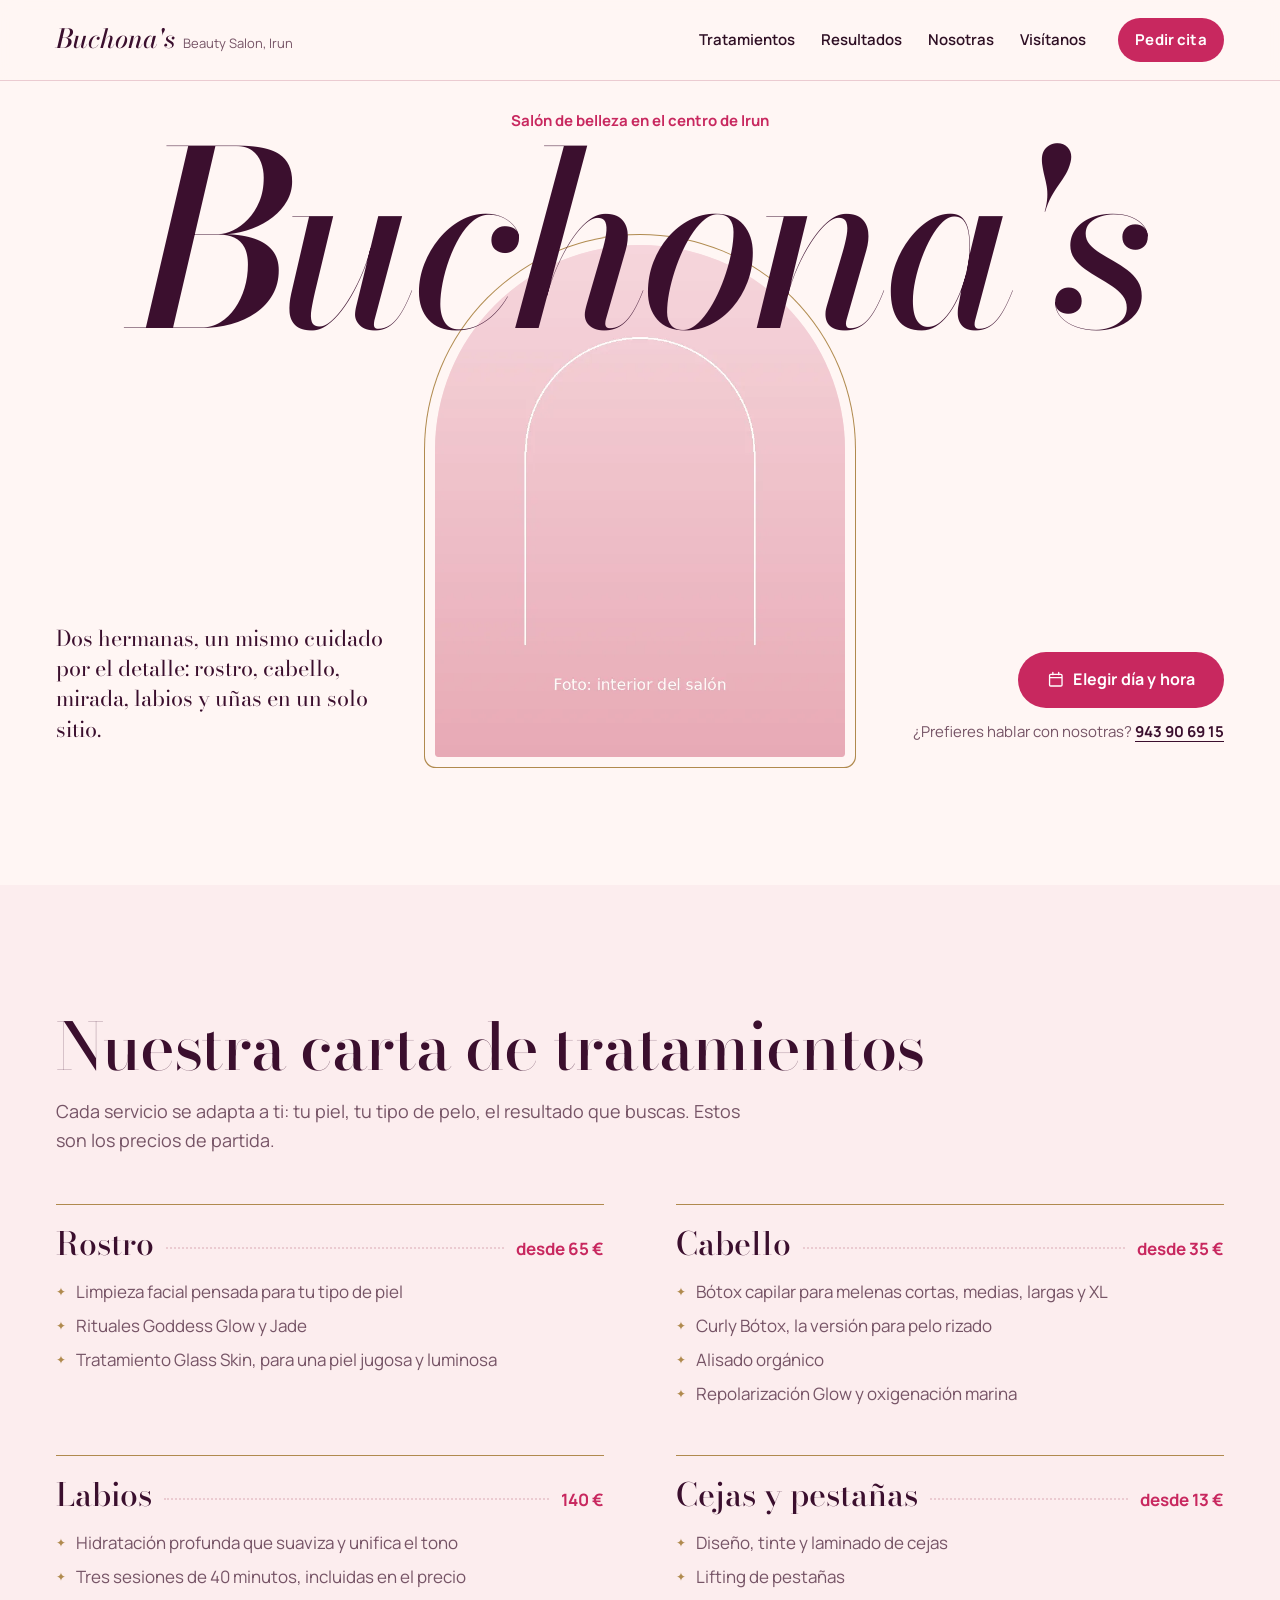
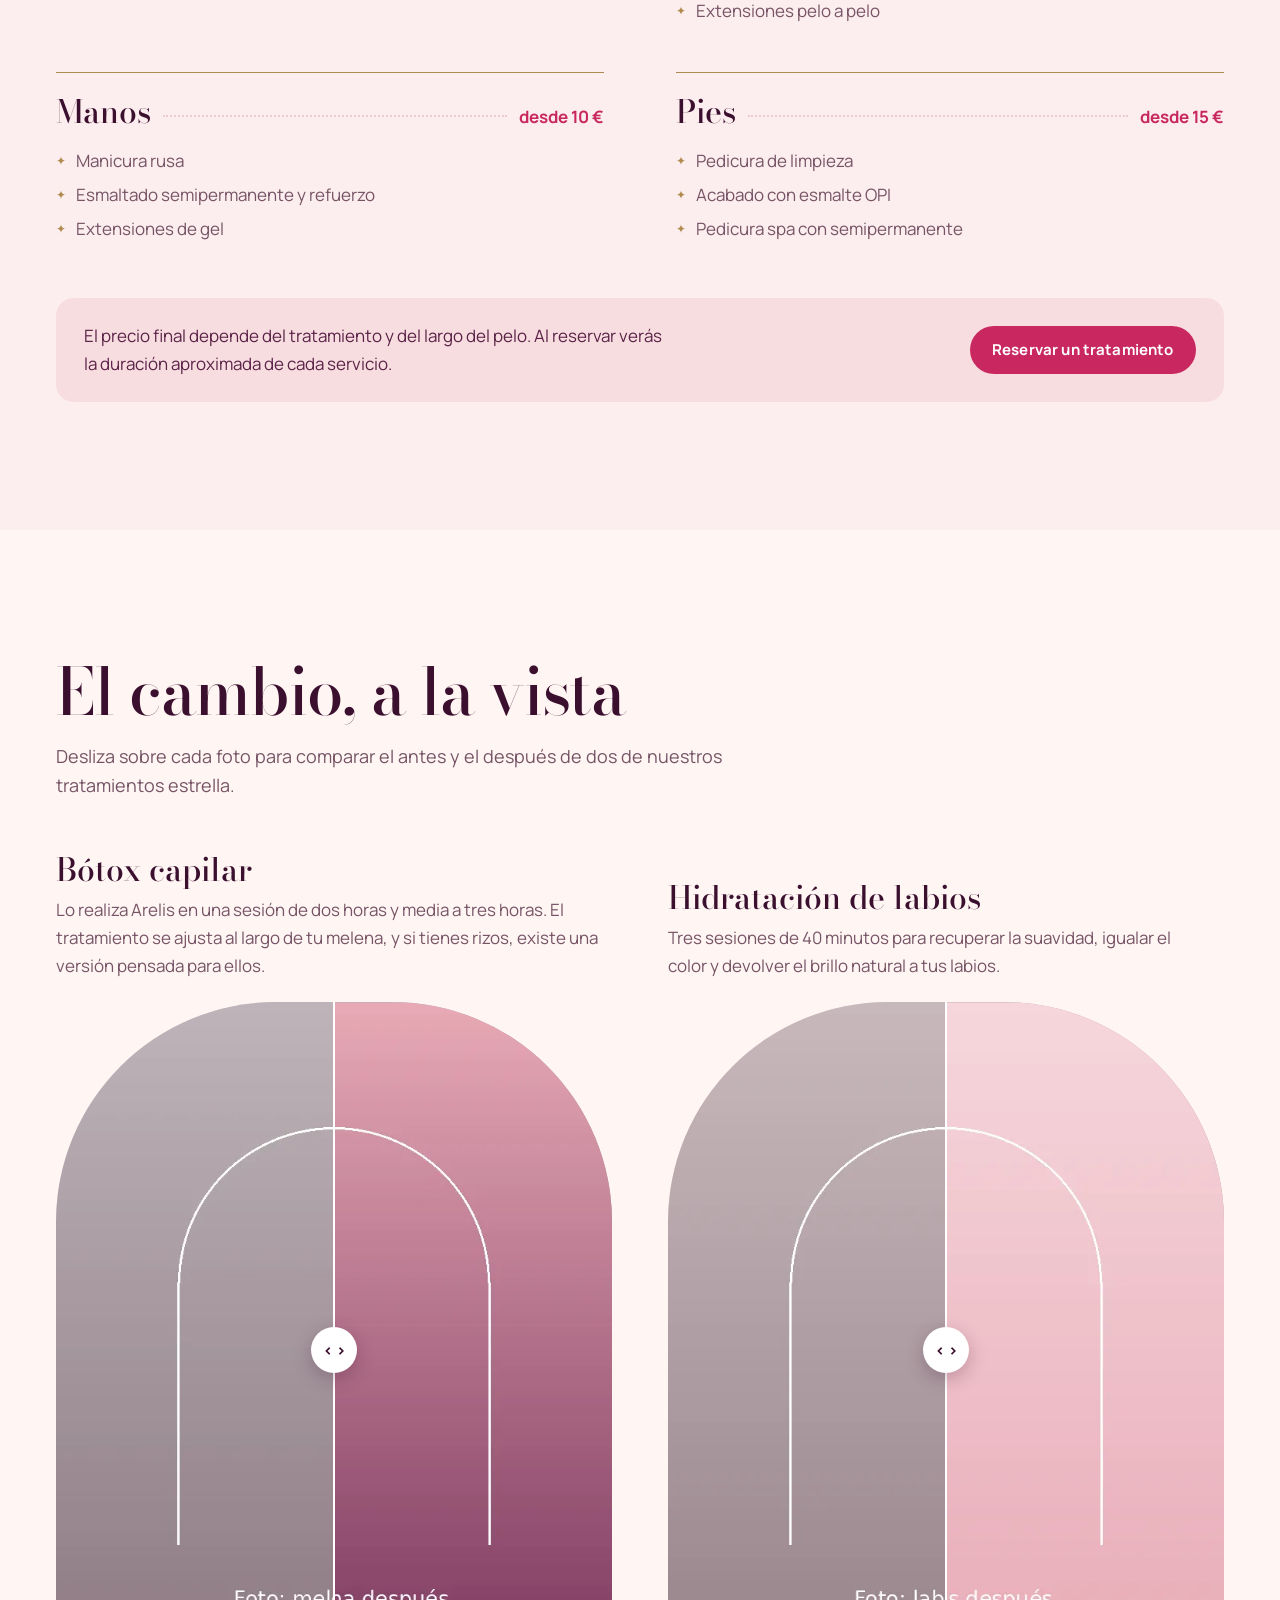
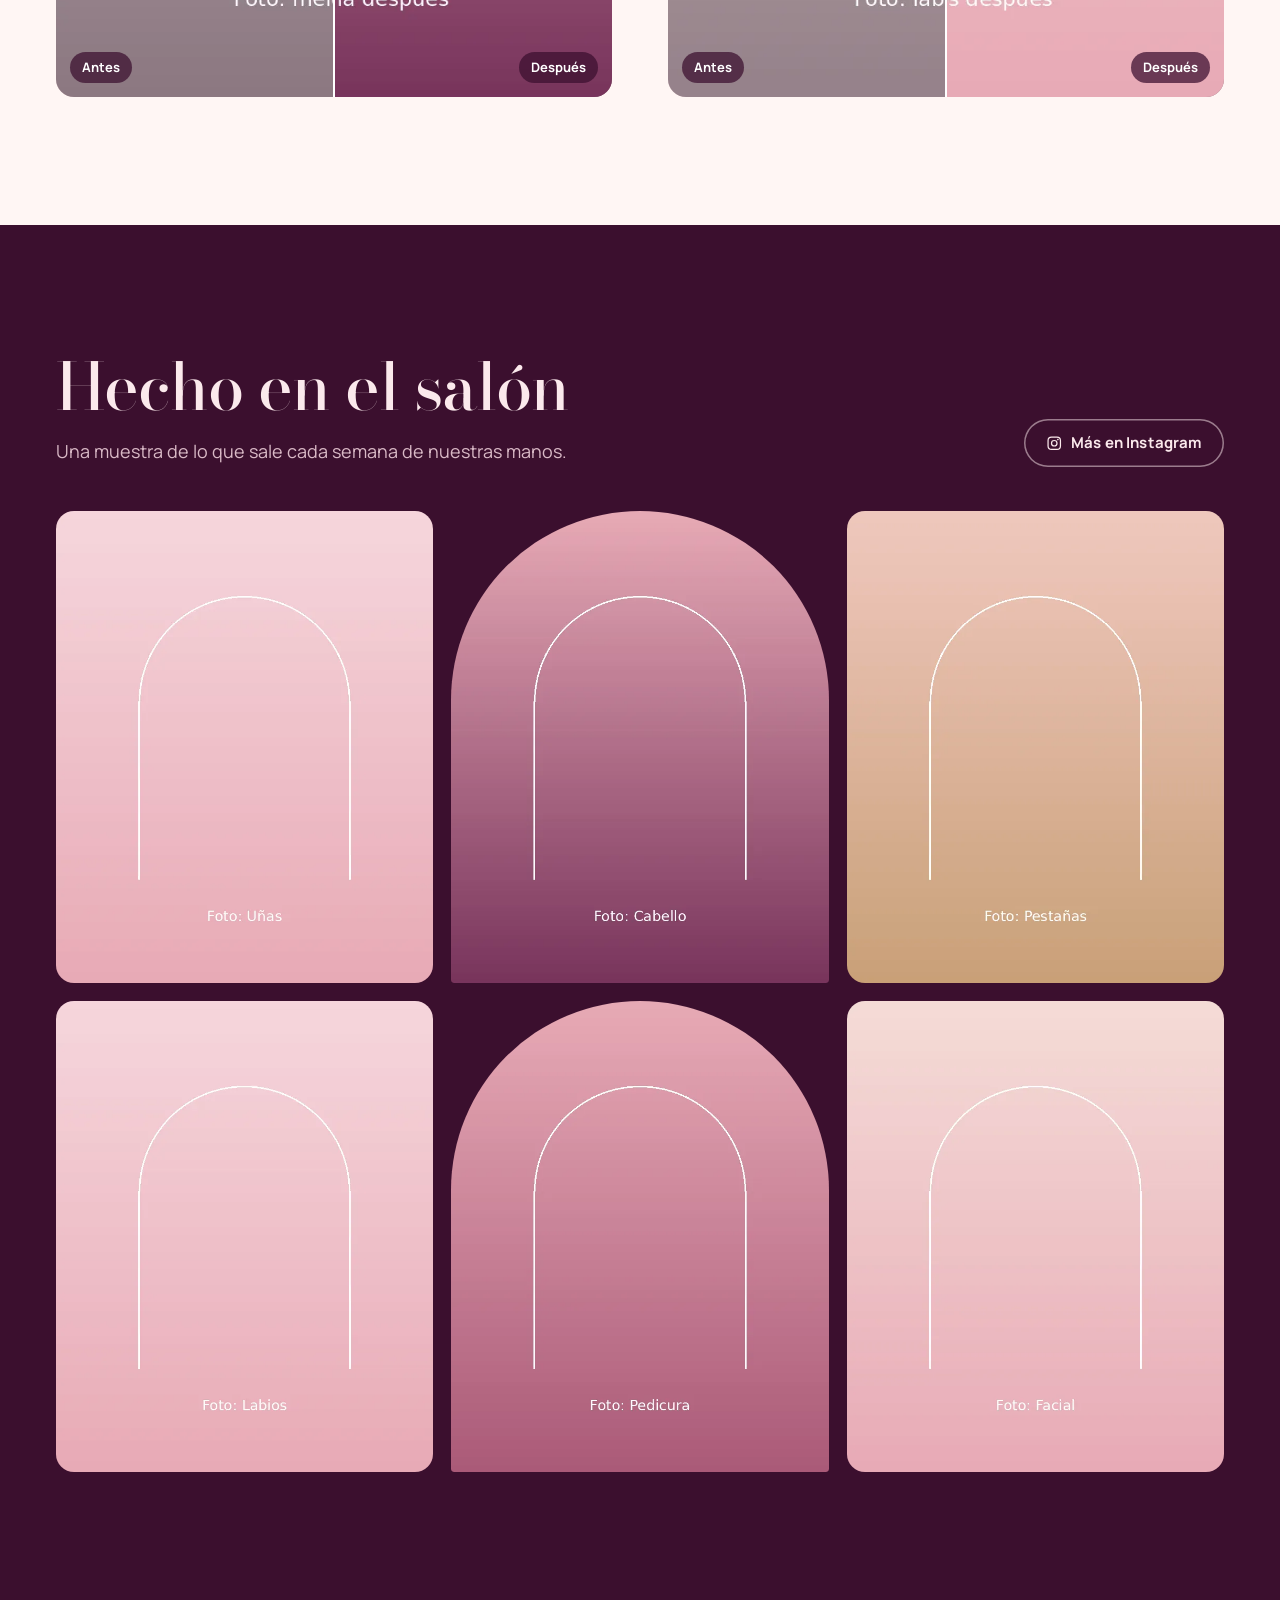
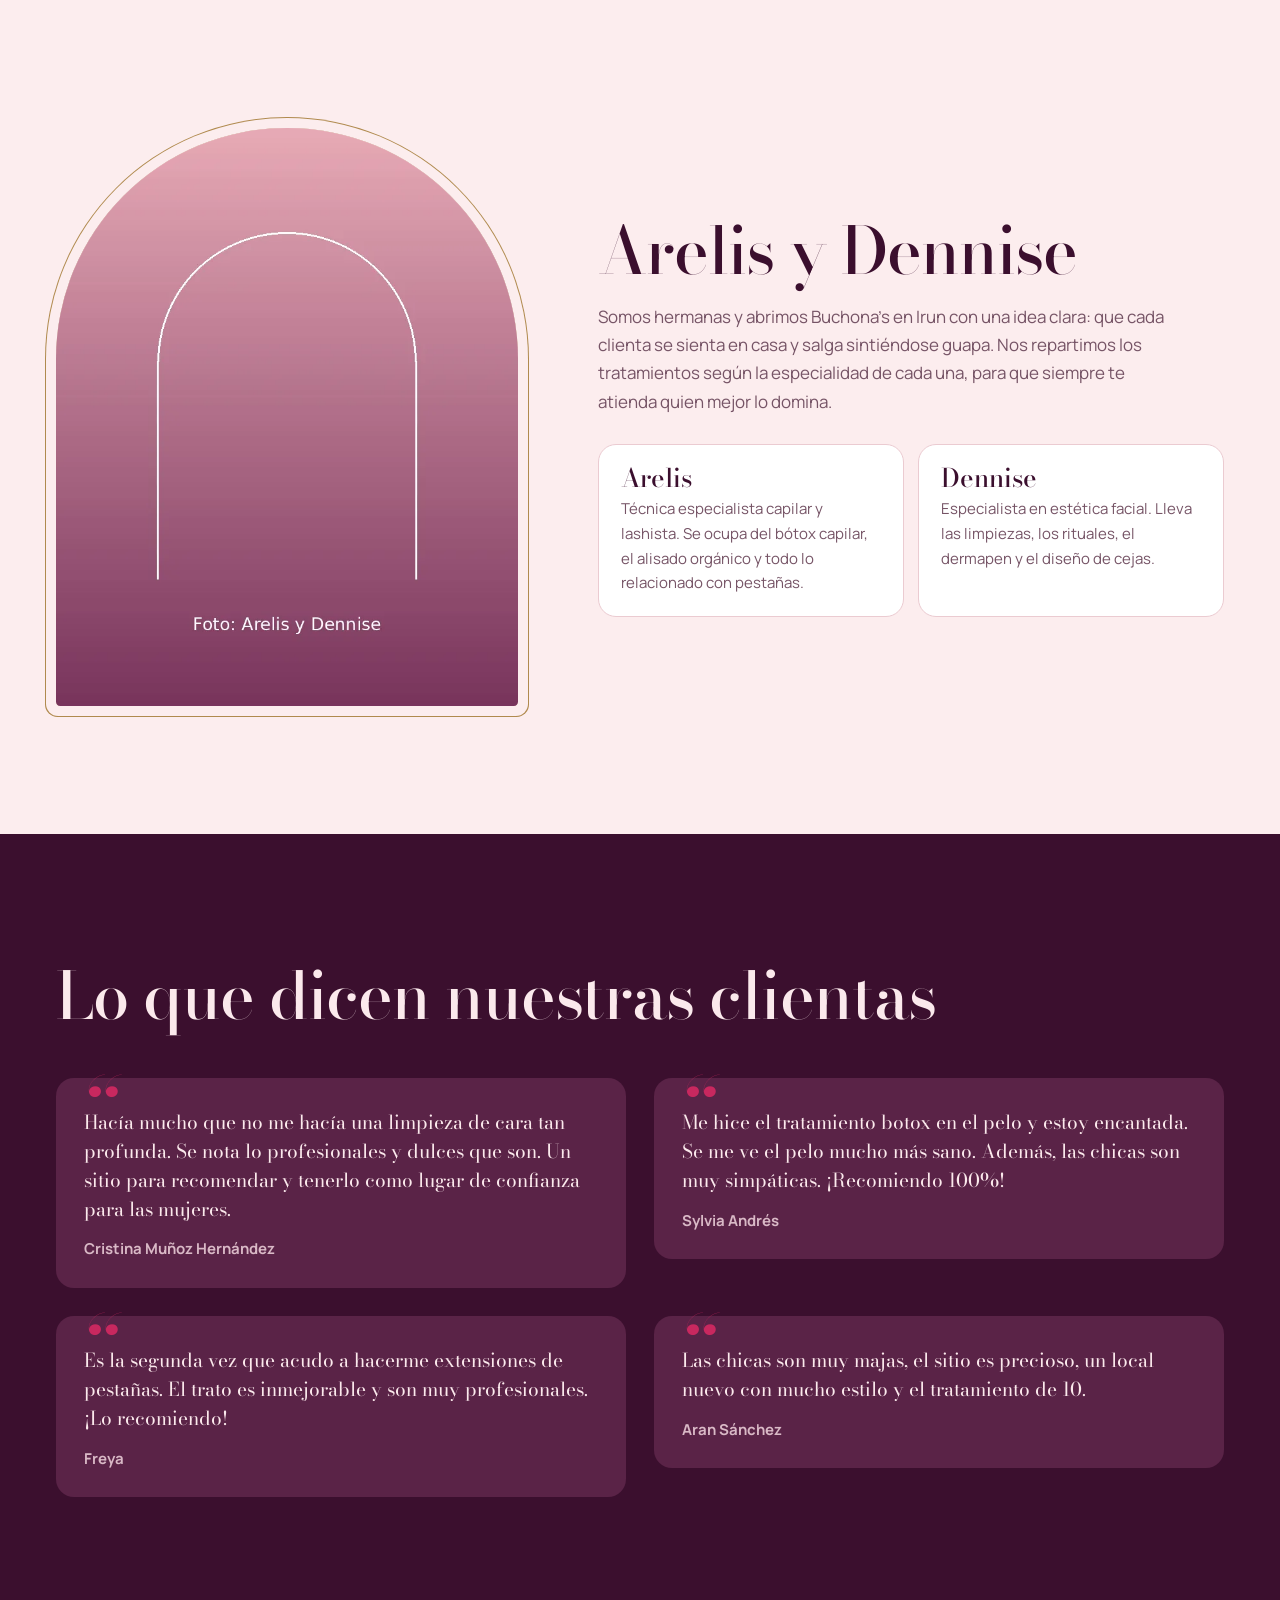
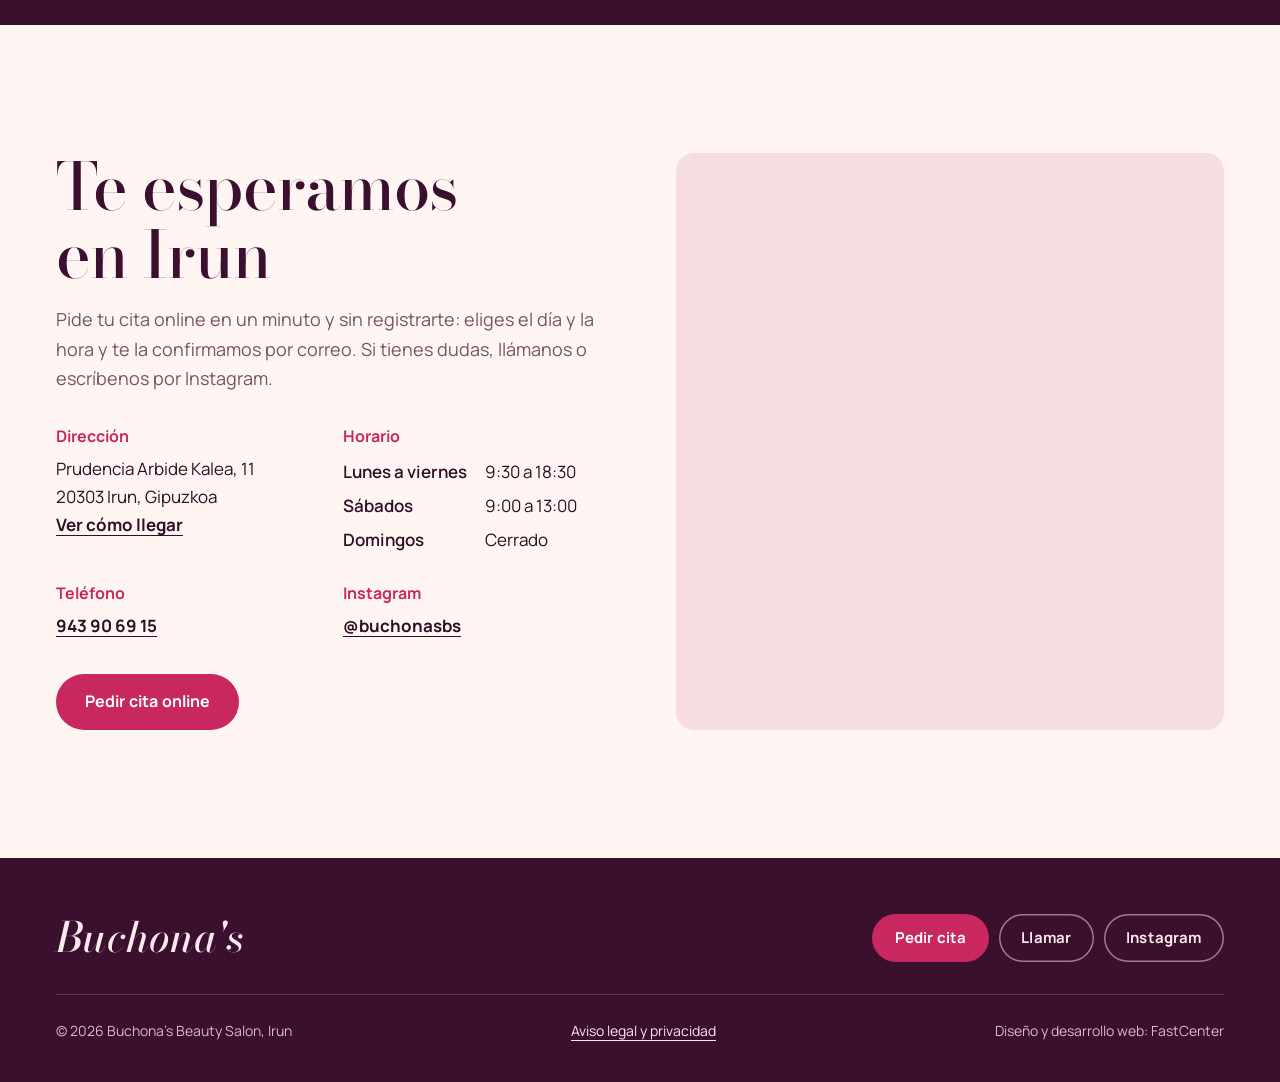
<file: index.html>
<!doctype html>
<html lang="es">
<head>
  <meta charset="utf-8">
  <meta name="viewport" content="width=device-width, initial-scale=1">
  <meta name="robots" content="noindex, nofollow">
  <title>Buchona's Beauty Salon, Irun · Rostro, cabello, mirada, labios y uñas</title>
  <meta name="description" content="Salón de belleza en Irun de las hermanas Arelis y Dennise: tratamientos faciales, bótox capilar y alisado orgánico, cejas, pestañas, labios, manicura y pedicura. Pide tu cita online.">
  <meta name="theme-color" content="#3B0F2E">
  <link rel="icon" href="data:image/svg+xml,%3Csvg xmlns='http://www.w3.org/2000/svg' viewBox='0 0 64 64'%3E%3Crect width='64' height='64' rx='32' fill='%23C8285F'/%3E%3Ctext x='32' y='45' font-family='Didot,Georgia,serif' font-style='italic' font-size='38' text-anchor='middle' fill='%23FFF6F4'%3EB%3C/text%3E%3C/svg%3E">
  <link rel="preconnect" href="https://fonts.googleapis.com">
  <link rel="preconnect" href="https://fonts.gstatic.com" crossorigin>
  <link rel="stylesheet" href="https://fonts.googleapis.com/css2?family=Bodoni+Moda:ital,opsz,wght@0,6..96,400..600;1,6..96,400..600&family=Manrope:wght@400;600;700&display=swap">
  <link rel="stylesheet" href="estilo.css?v=2">
  <script src="web.js?v=1" defer></script>
  <script type="application/ld+json">
  {
    "@context": "https://schema.org",
    "@type": "BeautySalon",
    "name": "Buchona's Beauty Salon",
    "telephone": "+34 943 90 69 15",
    "address": { "@type": "PostalAddress", "streetAddress": "Prudencia Arbide Kalea, 11", "postalCode": "20303", "addressLocality": "Irun", "addressRegion": "Gipuzkoa", "addressCountry": "ES" },
    "openingHoursSpecification": [
      { "@type": "OpeningHoursSpecification", "dayOfWeek": ["Monday", "Tuesday", "Wednesday", "Thursday", "Friday"], "opens": "09:30", "closes": "18:30" },
      { "@type": "OpeningHoursSpecification", "dayOfWeek": "Saturday", "opens": "09:00", "closes": "13:00" }
    ],
    "sameAs": ["https://www.instagram.com/buchonasbs/"]
  }
  </script>
</head>
<body>
  <a class="saltar" href="#principal">Ir al contenido</a>

  <header class="barra">
    <div class="envoltura barra__dentro">
      <a class="logo" href="#arriba" aria-label="Buchona's Beauty Salon, inicio">
        <span class="logo__nombre">Buchona's</span>
        <span class="logo__lugar">Beauty Salon, Irun</span>
      </a>
      <nav class="menu-principal" aria-label="Secciones">
        <a href="#carta">Tratamientos</a>
        <a href="#resultados">Resultados</a>
        <a href="#nosotras">Nosotras</a>
        <a href="#visita">Visítanos</a>
      </nav>
      <a class="btn" href="cita.html">Pedir cita</a>
      <button class="abrir-menu" type="button" aria-expanded="false" aria-controls="menu-movil" aria-label="Abrir menú" data-abrir-menu>
        <svg class="abrir" viewBox="0 0 24 24" aria-hidden="true"><path d="M4 8h16M4 16h16"/></svg>
        <svg class="cerrar" viewBox="0 0 24 24" aria-hidden="true"><path d="M6 6l12 12M18 6L6 18"/></svg>
      </button>
      <nav class="menu-movil" id="menu-movil" aria-label="Secciones" hidden data-menu-movil>
        <a href="#carta">Tratamientos</a>
        <a href="#resultados">Resultados</a>
        <a href="#nosotras">Nosotras</a>
        <a href="#visita">Visítanos</a>
      </nav>
    </div>
  </header>

  <main id="principal">
    <section class="portada" id="arriba" aria-labelledby="marca">
      <div class="envoltura">
        <p class="portada__lugar">Salón de belleza en el centro de Irun</p>
        <h1 class="portada__marca" id="marca">Buchona's<span class="oculto"> Beauty Salon</span></h1>
        <div class="portada__rejilla">
          <p class="portada__texto">Dos hermanas, un mismo cuidado por el detalle: rostro, cabello, mirada, labios y uñas en un solo sitio.</p>
          <figure class="portada__arco">
            <img src="fotos/salon.webp" width="720" height="900" alt="Interior del salón Buchona's Beauty Salon en Irun">
          </figure>
          <div class="portada__reserva">
            <a class="btn btn--lg" href="cita.html">
              <svg class="icono" viewBox="0 0 24 24" aria-hidden="true"><path d="M8 2v3M16 2v3M3.5 9h17M5 4.5h14a1.5 1.5 0 0 1 1.5 1.5v13a1.5 1.5 0 0 1-1.5 1.5H5A1.5 1.5 0 0 1 3.5 19V6A1.5 1.5 0 0 1 5 4.5Z" fill="none" stroke="currentColor" stroke-width="1.8" stroke-linecap="round"/></svg>
              Elegir día y hora
            </a>
            <p>¿Prefieres hablar con nosotras? <a href="tel:+34943906915">943 90 69 15</a></p>
          </div>
        </div>
      </div>
    </section>

    <section class="bloque bloque--rubor" id="carta" aria-labelledby="carta-titulo">
      <div class="envoltura">
        <h2 class="titulo" id="carta-titulo">Nuestra carta de tratamientos</h2>
        <p class="entradilla">Cada servicio se adapta a ti: tu piel, tu tipo de pelo, el resultado que buscas. Estos son los precios de partida.</p>
        <div class="carta">
          <article class="carta__grupo">
            <div class="carta__cabeza"><h3>Rostro</h3><span class="carta__puntos" aria-hidden="true"></span><span class="carta__precio">desde 65 €</span></div>
            <ul class="carta__lista">
              <li>Limpieza facial pensada para tu tipo de piel</li>
              <li>Rituales Goddess Glow y Jade</li>
              <li>Tratamiento Glass Skin, para una piel jugosa y luminosa</li>
            </ul>
          </article>
          <article class="carta__grupo">
            <div class="carta__cabeza"><h3>Cabello</h3><span class="carta__puntos" aria-hidden="true"></span><span class="carta__precio">desde 35 €</span></div>
            <ul class="carta__lista">
              <li>Bótox capilar para melenas cortas, medias, largas y XL</li>
              <li>Curly Bótox, la versión para pelo rizado</li>
              <li>Alisado orgánico</li>
              <li>Repolarización Glow y oxigenación marina</li>
            </ul>
          </article>
          <article class="carta__grupo">
            <div class="carta__cabeza"><h3>Labios</h3><span class="carta__puntos" aria-hidden="true"></span><span class="carta__precio">140 €</span></div>
            <ul class="carta__lista">
              <li>Hidratación profunda que suaviza y unifica el tono</li>
              <li>Tres sesiones de 40 minutos, incluidas en el precio</li>
            </ul>
          </article>
          <article class="carta__grupo">
            <div class="carta__cabeza"><h3>Cejas y pestañas</h3><span class="carta__puntos" aria-hidden="true"></span><span class="carta__precio">desde 13 €</span></div>
            <ul class="carta__lista">
              <li>Diseño, tinte y laminado de cejas</li>
              <li>Lifting de pestañas</li>
              <li>Extensiones pelo a pelo</li>
            </ul>
          </article>
          <article class="carta__grupo">
            <div class="carta__cabeza"><h3>Manos</h3><span class="carta__puntos" aria-hidden="true"></span><span class="carta__precio">desde 10 €</span></div>
            <ul class="carta__lista">
              <li>Manicura rusa</li>
              <li>Esmaltado semipermanente y refuerzo</li>
              <li>Extensiones de gel</li>
            </ul>
          </article>
          <article class="carta__grupo">
            <div class="carta__cabeza"><h3>Pies</h3><span class="carta__puntos" aria-hidden="true"></span><span class="carta__precio">desde 15 €</span></div>
            <ul class="carta__lista">
              <li>Pedicura de limpieza</li>
              <li>Acabado con esmalte OPI</li>
              <li>Pedicura spa con semipermanente</li>
            </ul>
          </article>
        </div>
        <div class="carta__pie">
          <p>El precio final depende del tratamiento y del largo del pelo. Al reservar verás la duración aproximada de cada servicio.</p>
          <a class="btn" href="cita.html">Reservar un tratamiento</a>
        </div>
      </div>
    </section>

    <section class="bloque" id="resultados" aria-labelledby="resultados-titulo">
      <div class="envoltura">
        <h2 class="titulo" id="resultados-titulo">El cambio, a la vista</h2>
        <p class="entradilla">Desliza sobre cada foto para comparar el antes y el después de dos de nuestros tratamientos estrella.</p>
        <div class="cambios">
          <article class="cambio">
            <div class="cambio__texto">
              <h3>Bótox capilar</h3>
              <p>Lo realiza Arelis en una sesión de dos horas y media a tres horas. El tratamiento se ajusta al largo de tu melena, y si tienes rizos, existe una versión pensada para ellos.</p>
            </div>
            <div class="comparar" data-comparar>
              <img src="fotos/alisado-antes.webp" width="720" height="900" alt="Melena encrespada antes del bótox capilar">
              <img class="comparar__despues" src="fotos/alisado-despues.webp" width="720" height="900" alt="La misma melena, lisa y con brillo, después del tratamiento">
              <input type="range" min="0" max="100" value="50" aria-label="Comparar antes y después del bótox capilar">
              <span class="comparar__linea" aria-hidden="true"></span>
              <span class="comparar__etiqueta comparar__etiqueta--antes" aria-hidden="true">Antes</span>
              <span class="comparar__etiqueta comparar__etiqueta--despues" aria-hidden="true">Después</span>
            </div>
          </article>
          <article class="cambio">
            <div class="cambio__texto">
              <h3>Hidratación de labios</h3>
              <p>Tres sesiones de 40 minutos para recuperar la suavidad, igualar el color y devolver el brillo natural a tus labios.</p>
            </div>
            <div class="comparar" data-comparar>
              <img src="fotos/labios-antes.webp" width="720" height="900" alt="Labios con dos tonos y sin brillo antes del tratamiento">
              <img class="comparar__despues" src="fotos/labios-despues.webp" width="720" height="900" alt="Los mismos labios, con el color uniforme y brillo, después del tratamiento">
              <input type="range" min="0" max="100" value="50" aria-label="Comparar antes y después de la hidratación de labios">
              <span class="comparar__linea" aria-hidden="true"></span>
              <span class="comparar__etiqueta comparar__etiqueta--antes" aria-hidden="true">Antes</span>
              <span class="comparar__etiqueta comparar__etiqueta--despues" aria-hidden="true">Después</span>
            </div>
          </article>
        </div>
      </div>
    </section>

    <section class="bloque bloque--ciruela" aria-labelledby="trabajos-titulo">
      <div class="envoltura">
        <div class="trabajos__cabeza">
          <div>
            <h2 class="titulo" id="trabajos-titulo">Hecho en el salón</h2>
            <p class="entradilla">Una muestra de lo que sale cada semana de nuestras manos.</p>
          </div>
          <a class="btn btn--claro" href="https://www.instagram.com/buchonasbs/" rel="noopener">
            <svg class="icono" viewBox="0 0 24 24" aria-hidden="true"><rect x="3" y="3" width="18" height="18" rx="5" fill="none" stroke="currentColor" stroke-width="1.8"/><circle cx="12" cy="12" r="4" fill="none" stroke="currentColor" stroke-width="1.8"/><circle cx="17.3" cy="6.7" r="1.2"/></svg>
            Más en Instagram
          </a>
        </div>
        <ul class="trabajos" role="list">
          <li><img src="fotos/trabajo-1.webp" width="720" height="900" alt="Manicura terminada en el salón" loading="lazy"></li>
          <li><img src="fotos/trabajo-2.webp" width="720" height="900" alt="Melena tras un tratamiento capilar" loading="lazy"></li>
          <li><img src="fotos/trabajo-3.webp" width="720" height="900" alt="Pestañas tras un lifting" loading="lazy"></li>
          <li><img src="fotos/trabajo-4.webp" width="720" height="900" alt="Labios tras la hidratación" loading="lazy"></li>
          <li><img src="fotos/trabajo-5.webp" width="720" height="900" alt="Pedicura con esmalte" loading="lazy"></li>
          <li><img src="fotos/trabajo-6.webp" width="720" height="900" alt="Piel luminosa tras un tratamiento facial" loading="lazy"></li>
        </ul>
      </div>
    </section>

    <section class="bloque bloque--rubor" id="nosotras" aria-labelledby="nosotras-titulo">
      <div class="envoltura hermanas">
        <figure class="hermanas__foto">
          <img src="fotos/hermanas.webp" width="720" height="900" alt="Arelis y Dennise Quilligana en su salón" loading="lazy">
        </figure>
        <div class="hermanas__texto">
          <h2 class="titulo" id="nosotras-titulo">Arelis y Dennise</h2>
          <p>Somos hermanas y abrimos Buchona's en Irun con una idea clara: que cada clienta se sienta en casa y salga sintiéndose guapa. Nos repartimos los tratamientos según la especialidad de cada una, para que siempre te atienda quien mejor lo domina.</p>
          <div class="fichas">
            <div class="ficha">
              <h3>Arelis</h3>
              <p>Técnica especialista capilar y lashista. Se ocupa del bótox capilar, el alisado orgánico y todo lo relacionado con pestañas.</p>
            </div>
            <div class="ficha">
              <h3>Dennise</h3>
              <p>Especialista en estética facial. Lleva las limpiezas, los rituales, el dermapen y el diseño de cejas.</p>
            </div>
          </div>
        </div>
      </div>
    </section>

    <section class="bloque bloque--ciruela" aria-labelledby="opiniones-titulo">
      <div class="envoltura">
        <h2 class="titulo" id="opiniones-titulo">Lo que dicen nuestras clientas</h2>
        <ul class="opiniones" role="list">
          <li>
            <figure class="opinion">
              <blockquote><p>Hacía mucho que no me hacía una limpieza de cara tan profunda. Se nota lo profesionales y dulces que son. Un sitio para recomendar y tenerlo como lugar de confianza para las mujeres.</p></blockquote>
              <figcaption>Cristina Muñoz Hernández</figcaption>
            </figure>
          </li>
          <li>
            <figure class="opinion">
              <blockquote><p>Me hice el tratamiento botox en el pelo y estoy encantada. Se me ve el pelo mucho más sano. Además, las chicas son muy simpáticas. ¡Recomiendo 100%!</p></blockquote>
              <figcaption>Sylvia Andrés</figcaption>
            </figure>
          </li>
          <li>
            <figure class="opinion">
              <blockquote><p>Es la segunda vez que acudo a hacerme extensiones de pestañas. El trato es inmejorable y son muy profesionales. ¡Lo recomiendo!</p></blockquote>
              <figcaption>Freya</figcaption>
            </figure>
          </li>
          <li>
            <figure class="opinion">
              <blockquote><p>Las chicas son muy majas, el sitio es precioso, un local nuevo con mucho estilo y el tratamiento de 10.</p></blockquote>
              <figcaption>Aran Sánchez</figcaption>
            </figure>
          </li>
        </ul>
      </div>
    </section>

    <section class="bloque" id="visita" aria-labelledby="visita-titulo">
      <div class="envoltura visita">
        <div>
          <h2 class="titulo" id="visita-titulo">Te esperamos en Irun</h2>
          <p class="entradilla">Pide tu cita online en un minuto y sin registrarte: eliges el día y la hora y te la confirmamos por correo. Si tienes dudas, llámanos o escríbenos por Instagram.</p>
          <div class="visita__datos">
            <div class="dato">
              <h3>Dirección</h3>
              <address>Prudencia Arbide Kalea, 11<br>20303 Irun, Gipuzkoa</address>
              <a href="https://www.google.com/maps/dir/?api=1&amp;destination=Prudencia%20Arbide%20Kalea%2011%2C%2020303%20Irun" rel="noopener">Ver cómo llegar</a>
            </div>
            <div class="dato">
              <h3>Horario</h3>
              <table class="horas">
                <tr><th scope="row">Lunes a viernes</th><td>9:30 a 18:30</td></tr>
                <tr><th scope="row">Sábados</th><td>9:00 a 13:00</td></tr>
                <tr><th scope="row">Domingos</th><td>Cerrado</td></tr>
              </table>
            </div>
            <div class="dato">
              <h3>Teléfono</h3>
              <a href="tel:+34943906915">943 90 69 15</a>
            </div>
            <div class="dato">
              <h3>Instagram</h3>
              <a href="https://www.instagram.com/buchonasbs/" rel="noopener">@buchonasbs</a>
            </div>
          </div>
          <a class="btn btn--lg" href="cita.html">Pedir cita online</a>
        </div>
        <div class="visita__mapa">
          <iframe title="Mapa de Buchona's Beauty Salon en Irun" src="https://www.google.com/maps?q=Prudencia%20Arbide%20Kalea%2011%2C%2020303%20Irun&amp;hl=es&amp;z=16&amp;output=embed" loading="lazy" referrerpolicy="no-referrer-when-downgrade"></iframe>
        </div>
      </div>
    </section>
  </main>

  <footer class="pie">
    <div class="envoltura">
      <div class="pie__arriba">
        <p class="pie__marca">Buchona's</p>
        <div class="pie__acciones">
          <a class="btn" href="cita.html">Pedir cita</a>
          <a class="btn btn--claro" href="tel:+34943906915">Llamar</a>
          <a class="btn btn--claro" href="https://www.instagram.com/buchonasbs/" rel="noopener">Instagram</a>
        </div>
      </div>
      <div class="pie__abajo">
        <p>© <span data-anio>2026</span> Buchona's Beauty Salon, Irun</p>
        <p><a href="legal.html">Aviso legal y privacidad</a></p>
        <p>Diseño y desarrollo web: FastCenter</p>
      </div>
    </div>
  </footer>
</body>
</html>
</file>
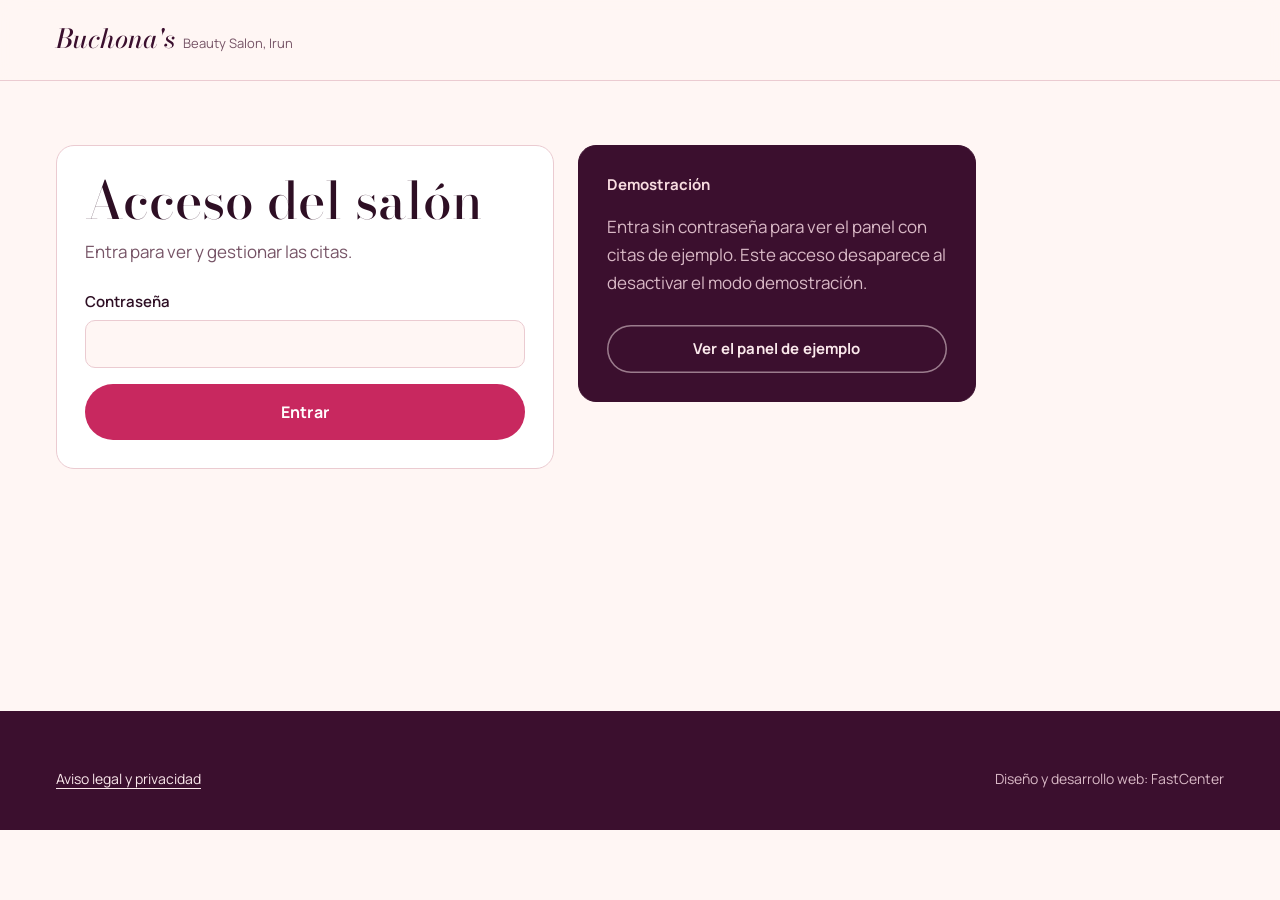
<file: reservas/index.html>
<!doctype html>
<html lang="es">
<head>
  <meta charset="utf-8">
  <meta name="viewport" content="width=device-width, initial-scale=1">
  <meta name="robots" content="noindex, nofollow">
  <title>Panel de reservas · Buchona's Beauty Salon</title>
  <meta name="theme-color" content="#3B0F2E">
  <link rel="icon" href="data:image/svg+xml,%3Csvg xmlns='http://www.w3.org/2000/svg' viewBox='0 0 64 64'%3E%3Crect width='64' height='64' rx='32' fill='%23C8285F'/%3E%3Ctext x='32' y='45' font-family='Didot,Georgia,serif' font-style='italic' font-size='38' text-anchor='middle' fill='%23FFF6F4'%3EB%3C/text%3E%3C/svg%3E">
  <link rel="preconnect" href="https://fonts.googleapis.com">
  <link rel="preconnect" href="https://fonts.gstatic.com" crossorigin>
  <link rel="stylesheet" href="https://fonts.googleapis.com/css2?family=Bodoni+Moda:ital,opsz,wght@0,6..96,400..600;1,6..96,400..600&family=Manrope:wght@400;600;700&display=swap">
  <link rel="stylesheet" href="../estilo.css?v=2">
  <link rel="stylesheet" href="../citas.css?v=1">
  <script src="../citas.js?v=1" defer></script>
</head>
<body data-modo="salon">
  <a class="saltar" href="#app">Ir al contenido</a>
  <header class="barra">
    <div class="envoltura barra__dentro">
      <a class="logo" href="../index.html" aria-label="Buchona's Beauty Salon, volver al inicio">
        <span class="logo__nombre">Buchona's</span>
        <span class="logo__lugar">Beauty Salon, Irun</span>
      </a>
      <button class="btn btn--linea rv-boton-peq" type="button" data-accion="salir" data-salir hidden>Salir</button>
    </div>
  </header>

  <main id="principal">
    <section class="bloque rv-seccion" aria-live="polite">
      <div class="envoltura" id="app" tabindex="-1">
        <noscript><p>Para usar esta página necesitas activar JavaScript. También puedes llamarnos al <a href="tel:+34943906915">943 90 69 15</a>.</p></noscript>
      </div>
    </section>
  </main>

  <div class="rv-aviso" role="status" aria-live="polite" data-aviso hidden></div>
  <dialog class="rv-dialogo" data-dialogo aria-labelledby="dialogo-titulo"><div data-dialogo-cuerpo></div></dialog>

  <footer class="pie">
    <div class="envoltura">

      <div class="pie__abajo" style="margin-top:0">
        <p><a href="../legal.html">Aviso legal y privacidad</a></p>
        <p>Diseño y desarrollo web: FastCenter</p>
      </div>
    </div>
  </footer>
</body>
</html>
</file>
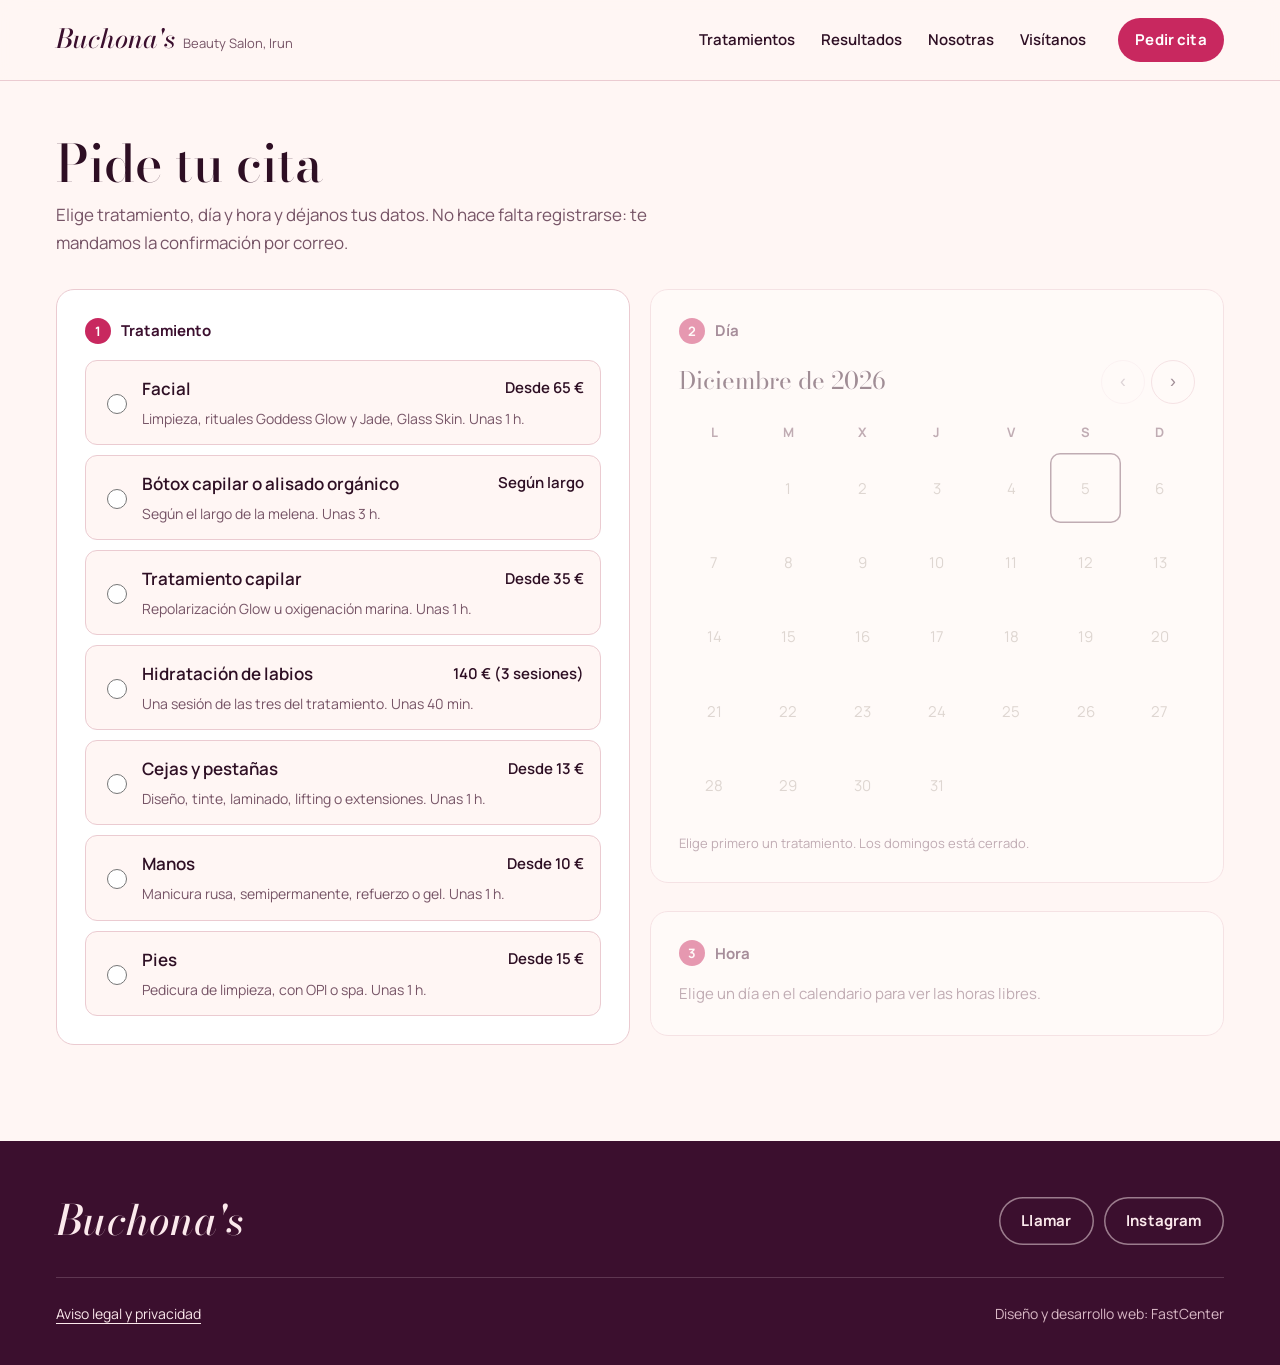
<file: cita.html>
<!doctype html>
<html lang="es">
<head>
  <meta charset="utf-8">
  <meta name="viewport" content="width=device-width, initial-scale=1">
  <meta name="robots" content="noindex, nofollow">
  <title>Pide tu cita · Buchona's Beauty Salon, Irun</title>
  <meta name="theme-color" content="#3B0F2E">
  <link rel="icon" href="data:image/svg+xml,%3Csvg xmlns='http://www.w3.org/2000/svg' viewBox='0 0 64 64'%3E%3Crect width='64' height='64' rx='32' fill='%23C8285F'/%3E%3Ctext x='32' y='45' font-family='Didot,Georgia,serif' font-style='italic' font-size='38' text-anchor='middle' fill='%23FFF6F4'%3EB%3C/text%3E%3C/svg%3E">
  <link rel="preconnect" href="https://fonts.googleapis.com">
  <link rel="preconnect" href="https://fonts.gstatic.com" crossorigin>
  <link rel="stylesheet" href="https://fonts.googleapis.com/css2?family=Bodoni+Moda:ital,opsz,wght@0,6..96,400..600;1,6..96,400..600&family=Manrope:wght@400;600;700&display=swap">
  <link rel="stylesheet" href="estilo.css?v=2">
  <link rel="stylesheet" href="citas.css?v=1">
  <script src="citas.js?v=1" defer></script>
  <script src="web.js?v=1" defer></script>
</head>
<body data-modo="publico">
  <a class="saltar" href="#app">Ir al contenido</a>
  <header class="barra">
    <div class="envoltura barra__dentro">
      <a class="logo" href="index.html" aria-label="Buchona's Beauty Salon, inicio">
        <span class="logo__nombre">Buchona's</span>
        <span class="logo__lugar">Beauty Salon, Irun</span>
      </a>
      <nav class="menu-principal" aria-label="Secciones">
        <a href="index.html#carta">Tratamientos</a>
        <a href="index.html#resultados">Resultados</a>
        <a href="index.html#nosotras">Nosotras</a>
        <a href="index.html#visita">Visítanos</a>
      </nav>
      <a class="btn" href="cita.html" aria-current="page">Pedir cita</a>
      <button class="abrir-menu" type="button" aria-expanded="false" aria-controls="menu-movil" aria-label="Abrir menú" data-abrir-menu>
        <svg class="abrir" viewBox="0 0 24 24" aria-hidden="true"><path d="M4 8h16M4 16h16"/></svg>
        <svg class="cerrar" viewBox="0 0 24 24" aria-hidden="true"><path d="M6 6l12 12M18 6L6 18"/></svg>
      </button>
      <nav class="menu-movil" id="menu-movil" aria-label="Secciones" hidden data-menu-movil>
        <a href="index.html#carta">Tratamientos</a>
        <a href="index.html#resultados">Resultados</a>
        <a href="index.html#nosotras">Nosotras</a>
        <a href="index.html#visita">Visítanos</a>
      </nav>
    </div>
  </header>

  <main id="principal">
    <section class="bloque rv-seccion" aria-live="polite">
      <div class="envoltura" id="app" tabindex="-1">
        <noscript><p>Para usar esta página necesitas activar JavaScript. También puedes llamarnos al <a href="tel:+34943906915">943 90 69 15</a>.</p></noscript>
      </div>
    </section>
  </main>

  <div class="rv-aviso" role="status" aria-live="polite" data-aviso hidden></div>
  <dialog class="rv-dialogo" data-dialogo aria-labelledby="dialogo-titulo"><div data-dialogo-cuerpo></div></dialog>

  <footer class="pie">
    <div class="envoltura">
      <div class="pie__arriba">
        <p class="pie__marca">Buchona's</p>
        <div class="pie__acciones">
          <a class="btn btn--claro" href="tel:+34943906915">Llamar</a>
          <a class="btn btn--claro" href="https://www.instagram.com/buchonasbs/" rel="noopener">Instagram</a>
        </div>
      </div>
      <div class="pie__abajo">
        <p><a href="legal.html">Aviso legal y privacidad</a></p>
        <p>Diseño y desarrollo web: FastCenter</p>
      </div>
    </div>
  </footer>
</body>
</html>
</file>
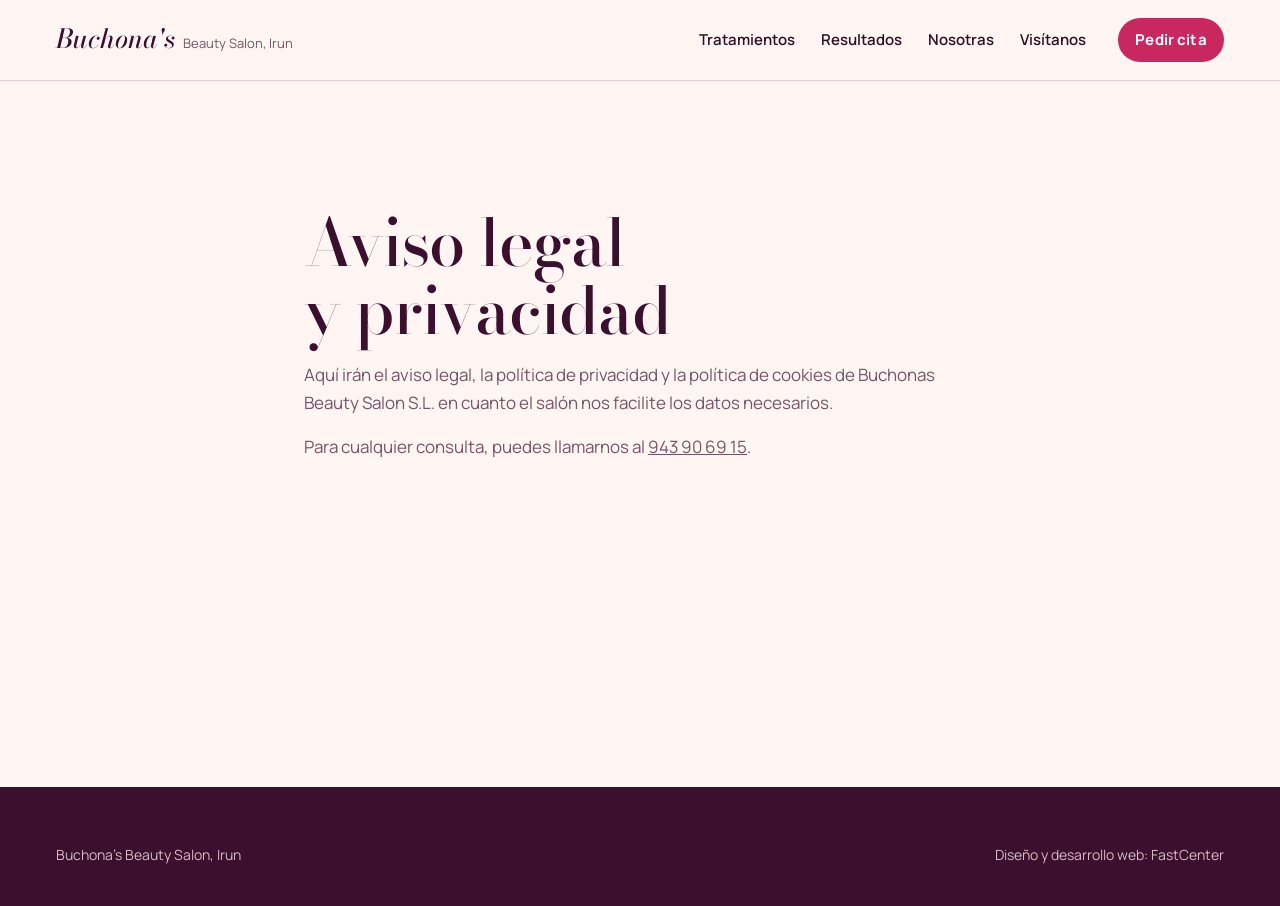
<file: legal.html>
<!doctype html>
<html lang="es">
<head>
  <meta charset="utf-8">
  <meta name="viewport" content="width=device-width, initial-scale=1">
  <meta name="robots" content="noindex, nofollow">
  <title>Aviso legal y privacidad · Buchona's Beauty Salon</title>
  <meta name="theme-color" content="#3B0F2E">
  <link rel="icon" href="data:image/svg+xml,%3Csvg xmlns='http://www.w3.org/2000/svg' viewBox='0 0 64 64'%3E%3Crect width='64' height='64' rx='32' fill='%23C8285F'/%3E%3Ctext x='32' y='45' font-family='Didot,Georgia,serif' font-style='italic' font-size='38' text-anchor='middle' fill='%23FFF6F4'%3EB%3C/text%3E%3C/svg%3E">
  <link rel="preconnect" href="https://fonts.googleapis.com">
  <link rel="preconnect" href="https://fonts.gstatic.com" crossorigin>
  <link rel="stylesheet" href="https://fonts.googleapis.com/css2?family=Bodoni+Moda:ital,opsz,wght@0,6..96,400..600;1,6..96,400..600&family=Manrope:wght@400;600;700&display=swap">
  <link rel="stylesheet" href="estilo.css?v=1">
  <script src="web.js?v=1" defer></script>
</head>
<body>
  <header class="barra">
    <div class="envoltura barra__dentro">
      <a class="logo" href="index.html" aria-label="Buchona's Beauty Salon, inicio">
        <span class="logo__nombre">Buchona's</span>
        <span class="logo__lugar">Beauty Salon, Irun</span>
      </a>
      <nav class="menu-principal" aria-label="Secciones">
        <a href="index.html#carta">Tratamientos</a>
        <a href="index.html#resultados">Resultados</a>
        <a href="index.html#nosotras">Nosotras</a>
        <a href="index.html#visita">Visítanos</a>
      </nav>
      <a class="btn" href="cita.html">Pedir cita</a>
      <button class="abrir-menu" type="button" aria-expanded="false" aria-controls="menu-movil" aria-label="Abrir menú" data-abrir-menu>
        <svg class="abrir" viewBox="0 0 24 24" aria-hidden="true"><path d="M4 8h16M4 16h16"/></svg>
        <svg class="cerrar" viewBox="0 0 24 24" aria-hidden="true"><path d="M6 6l12 12M18 6L6 18"/></svg>
      </button>
      <nav class="menu-movil" id="menu-movil" aria-label="Secciones" hidden data-menu-movil>
        <a href="index.html#carta">Tratamientos</a>
        <a href="index.html#resultados">Resultados</a>
        <a href="index.html#nosotras">Nosotras</a>
        <a href="index.html#visita">Visítanos</a>
      </nav>
    </div>
  </header>
  <main class="bloque">
    <div class="envoltura legal">
      <h1 class="titulo">Aviso legal y privacidad</h1>
      <p>Aquí irán el aviso legal, la política de privacidad y la política de cookies de Buchonas Beauty Salon S.L. en cuanto el salón nos facilite los datos necesarios.</p>
      <p>Para cualquier consulta, puedes llamarnos al <a href="tel:+34943906915">943 90 69 15</a>.</p>
    </div>
  </main>
  <footer class="pie">
    <div class="envoltura">
      <div class="pie__abajo" style="margin-top:0">
        <p>Buchona's Beauty Salon, Irun</p>
        <p>Diseño y desarrollo web: FastCenter</p>
      </div>
    </div>
  </footer>
</body>
</html>
</file>
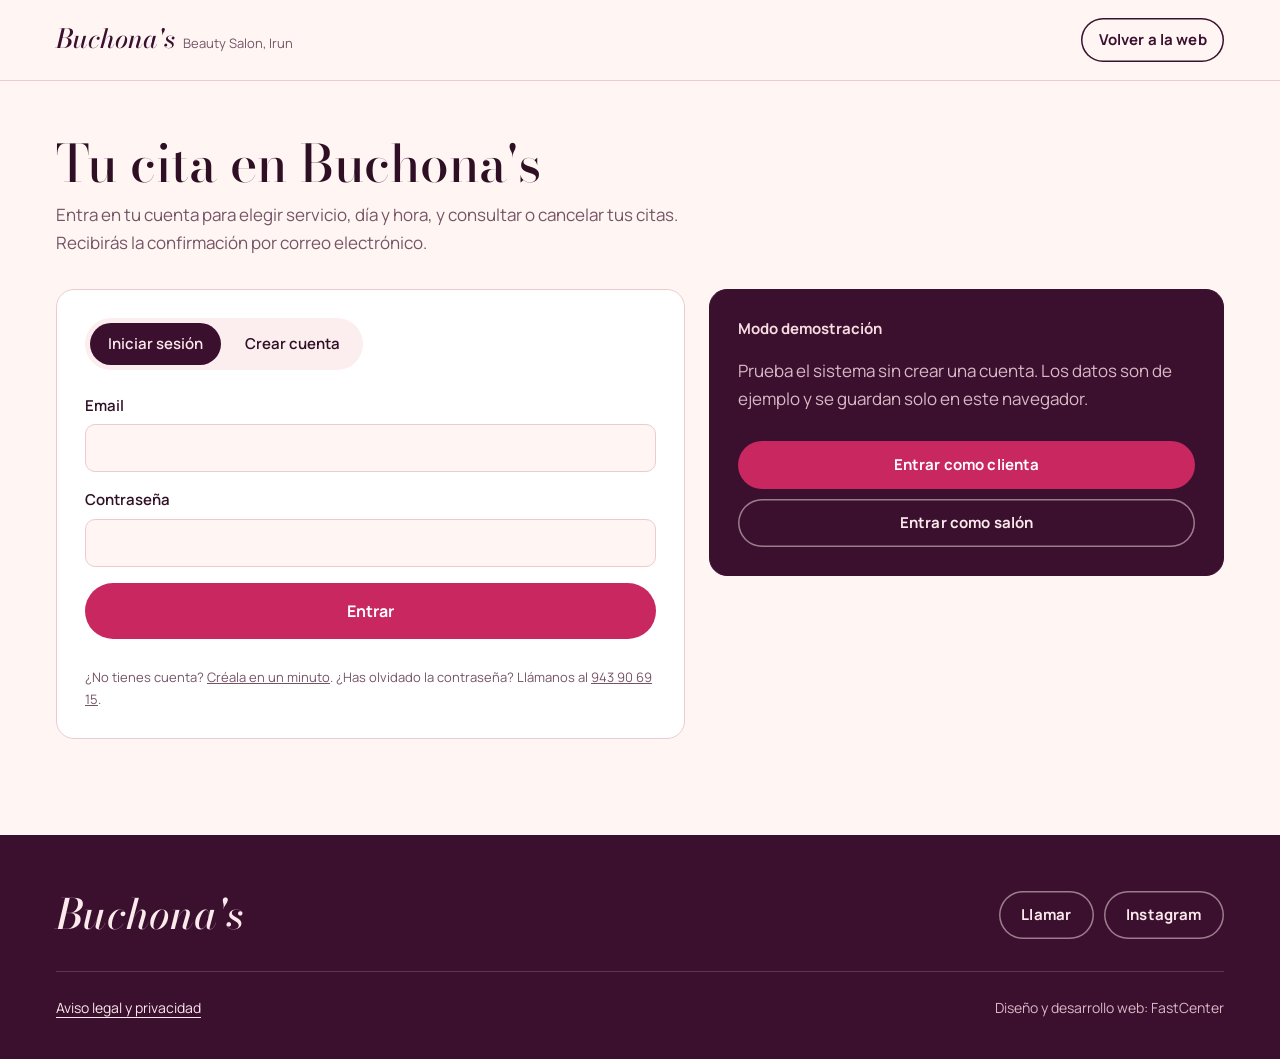
<file: reservas.html>
<!doctype html>
<html lang="es">
<head>
  <meta charset="utf-8">
  <meta name="viewport" content="width=device-width, initial-scale=1">
  <meta name="robots" content="noindex, nofollow">
  <title>Pide tu cita · Buchona's Beauty Salon, Irun</title>
  <meta name="description" content="Reserva, consulta o cancela tus citas en Buchona's Beauty Salon, en Irun.">
  <meta name="theme-color" content="#3B0F2E">
  <link rel="icon" href="data:image/svg+xml,%3Csvg xmlns='http://www.w3.org/2000/svg' viewBox='0 0 64 64'%3E%3Crect width='64' height='64' rx='32' fill='%23C8285F'/%3E%3Ctext x='32' y='45' font-family='Didot,Georgia,serif' font-style='italic' font-size='38' text-anchor='middle' fill='%23FFF6F4'%3EB%3C/text%3E%3C/svg%3E">
  <link rel="preconnect" href="https://fonts.googleapis.com">
  <link rel="preconnect" href="https://fonts.gstatic.com" crossorigin>
  <link rel="stylesheet" href="https://fonts.googleapis.com/css2?family=Bodoni+Moda:ital,opsz,wght@0,6..96,400..600;1,6..96,400..600&family=Manrope:wght@400;600;700&display=swap">
  <link rel="stylesheet" href="estilo.css?v=1">
  <link rel="stylesheet" href="reservas.css?v=2">
  <script src="reservas.js?v=2" defer></script>
</head>
<body>
  <a class="saltar" href="#app">Ir al contenido</a>
  <header class="barra">
    <div class="envoltura barra__dentro">
      <a class="logo" href="index.html" aria-label="Buchona's Beauty Salon, volver al inicio">
        <span class="logo__nombre">Buchona's</span>
        <span class="logo__lugar">Beauty Salon, Irun</span>
      </a>
      <a class="btn btn--linea volver" href="index.html">Volver a la web</a>
      <div class="rv-cuenta" data-cuenta hidden>
        <span class="rv-cuenta__nombre" data-cuenta-nombre></span>
        <button class="btn btn--linea rv-boton-peq" type="button" data-accion="salir">Cerrar sesión</button>
      </div>
    </div>
  </header>

  <main id="principal">
    <section class="bloque rv-seccion" aria-live="polite">
      <div class="envoltura" id="app" tabindex="-1">
        <noscript><p>Para reservar online necesitas activar JavaScript. También puedes llamarnos al <a href="tel:+34943906915">943 90 69 15</a>.</p></noscript>
      </div>
    </section>
  </main>

  <div class="rv-aviso" role="status" aria-live="polite" data-aviso hidden></div>

  <dialog class="rv-dialogo" data-dialogo aria-labelledby="dialogo-titulo">
    <div data-dialogo-cuerpo></div>
  </dialog>

  <footer class="pie">
    <div class="envoltura">
      <div class="pie__arriba">
        <p class="pie__marca">Buchona's</p>
        <div class="pie__acciones">
          <a class="btn btn--claro" href="tel:+34943906915">Llamar</a>
          <a class="btn btn--claro" href="https://www.instagram.com/buchonasbs/" rel="noopener">Instagram</a>
        </div>
      </div>
      <div class="pie__abajo">
        <p><a href="legal.html">Aviso legal y privacidad</a></p>
        <p>Diseño y desarrollo web: FastCenter</p>
      </div>
    </div>
  </footer>
</body>
</html>
</file>
<file: estilo.css>
/* Buchona's Beauty Salon · diseño de FastCenter
   Paleta: nácar, rubor, ciruela, gloss y champán */
:root {
  --nacar: #FFF6F4;
  --rubor: #F8DDE0;
  --rubor-claro: #FCEDEE;
  --ciruela: #3B0F2E;
  --ciruela-media: #5A2347;
  --gloss: #C8285F;
  --gloss-oscuro: #A31E4D;
  --champan: #B08A4E;
  --texto: #2E0F24;
  --texto-suave: #765466;
  --sobre-oscuro: #FBE9EC;
  --sobre-oscuro-suave: #D9B9C6;
  --linea: #EBCBD1;

  --display: "Bodoni Moda", "Didot", "Bodoni 72", Georgia, serif;
  --base: "Manrope", system-ui, -apple-system, "Segoe UI", sans-serif;

  --hueco: 20px;
  --ancho: 1180px;
  --barra: 68px;
  --bloque: 72px;
  --curva: 18px;
}
@media (min-width: 760px) { :root { --hueco: 36px; --bloque: 104px; --barra: 80px; } }
@media (min-width: 1140px) { :root { --hueco: 56px; --bloque: 128px; } }

*, *::before, *::after { box-sizing: border-box; }
html { -webkit-text-size-adjust: 100%; scroll-padding-top: calc(var(--barra) + 16px); }
@media (prefers-reduced-motion: no-preference) { html { scroll-behavior: smooth; } }
body { margin: 0; background: var(--nacar); color: var(--texto); font: 400 1.0625rem/1.65 var(--base); }
img { display: block; max-width: 100%; height: auto; }
[hidden] { display: none !important; }
h1, h2, h3 { margin: 0; font-family: var(--display); font-weight: 500; line-height: 1.04; text-wrap: balance; }
p { margin: 0; }
a { color: inherit; }
:focus-visible { outline: 3px solid var(--gloss); outline-offset: 3px; border-radius: 6px; }

.envoltura { width: min(100% - 2 * var(--hueco), var(--ancho)); margin-inline: auto; }
.oculto { position: absolute; width: 1px; height: 1px; overflow: hidden; clip-path: inset(50%); white-space: nowrap; }
.saltar { position: absolute; left: 8px; top: -100px; z-index: 100; padding: 12px 16px; background: var(--ciruela); color: var(--sobre-oscuro); border-radius: 8px; }
.saltar:focus { top: 8px; }

/* Botones */
.btn {
  display: inline-flex; align-items: center; justify-content: center; gap: 0.55em;
  min-height: 48px; padding: 0.8em 1.5em; border: 0; border-radius: 999px;
  background: var(--gloss); color: #fff; font: 700 0.9375rem/1.2 var(--base); letter-spacing: 0.01em;
  text-decoration: none; cursor: pointer; transition: background-color 0.2s, color 0.2s, border-color 0.2s;
}
.btn:hover { background: var(--gloss-oscuro); }
.btn--lg { min-height: 56px; padding-inline: 1.8em; font-size: 1rem; }
.btn--linea { background: transparent; color: var(--ciruela); box-shadow: inset 0 0 0 1.5px var(--ciruela); }
.btn--linea:hover { background: var(--ciruela); color: var(--sobre-oscuro); }
.btn--claro { background: transparent; color: var(--sobre-oscuro); box-shadow: inset 0 0 0 1.5px rgba(251, 233, 236, 0.5); }
.btn--claro:hover { background: var(--sobre-oscuro); color: var(--ciruela); }
.btn--peligro { background: transparent; color: #9C1F33; box-shadow: inset 0 0 0 1.5px #D99AA5; }
.btn--peligro:hover { background: #9C1F33; color: #fff; box-shadow: none; }
.btn[disabled] { opacity: 0.45; cursor: not-allowed; }
.icono { width: 1.1em; height: 1.1em; flex: none; fill: currentColor; }

/* Barra superior */
.barra { position: sticky; top: 0; z-index: 50; background: rgba(255, 246, 244, 0.92); backdrop-filter: blur(10px); -webkit-backdrop-filter: blur(10px); border-bottom: 1px solid var(--linea); }
.barra__dentro { position: relative; display: flex; align-items: center; gap: 10px; height: var(--barra); }
.logo { display: flex; align-items: baseline; gap: 8px; margin-right: auto; text-decoration: none; color: var(--ciruela); }
.logo__nombre { font: italic 500 1.65rem/1 var(--display); }
.logo__lugar { display: none; font-size: 0.8125rem; color: var(--texto-suave); }
@media (min-width: 560px) { .logo__lugar { display: inline; } }
.menu-principal { display: none; }
.menu-principal a { padding: 10px 12px; font-weight: 600; font-size: 0.9375rem; text-decoration: none; border-radius: 999px; }
.menu-principal a:hover { background: var(--rubor); }
.barra .btn { min-height: 44px; padding: 0.6em 1.15em; flex: none; }
.abrir-menu {
  display: grid; place-items: center; width: 44px; height: 44px; flex: none; padding: 0;
  border: 0; border-radius: 50%; background: var(--rubor); color: var(--ciruela); cursor: pointer;
}
.abrir-menu svg { width: 22px; height: 22px; stroke: currentColor; stroke-width: 2; stroke-linecap: round; fill: none; }
.abrir-menu .cerrar, .abrir-menu[aria-expanded="true"] .abrir { display: none; }
.abrir-menu[aria-expanded="true"] .cerrar { display: block; }
.menu-movil {
  position: absolute; top: calc(100% + 6px); right: 0; display: grid; min-width: 230px; padding: 8px;
  background: #fff; border: 1px solid var(--linea); border-radius: var(--curva); box-shadow: 0 18px 40px rgba(59, 15, 46, 0.16);
}
.menu-movil a { padding: 12px 16px; border-radius: 10px; font-weight: 600; text-decoration: none; }
.menu-movil a:hover { background: var(--rubor-claro); }
@media (min-width: 980px) {
  .menu-principal { display: flex; gap: 2px; margin-right: 10px; }
  .abrir-menu, .menu-movil { display: none !important; }
}

/* Portada */
.portada { padding: 28px 0 var(--bloque); overflow: hidden; }
.portada__lugar { text-align: center; color: var(--gloss); font-weight: 700; font-size: 0.9375rem; }
.portada__marca {
  position: relative; z-index: 2; margin: 6px 0 0; text-align: center; color: var(--ciruela);
  font: italic 500 clamp(4.4rem, 19vw, 15.5rem)/0.82 var(--display); letter-spacing: -0.035em;
}
.portada__rejilla { display: grid; gap: 28px; justify-items: center; margin-top: -0.4rem; }
.portada__arco {
  position: relative; z-index: 1; width: min(78vw, 400px); margin: -2.6rem 0 0; aspect-ratio: 4 / 5;
  border-radius: 999px 999px var(--curva) var(--curva); overflow: hidden; background: var(--rubor);
  box-shadow: 0 0 0 10px var(--nacar), 0 0 0 11px var(--champan);
  order: -1;
}
.portada__arco img { width: 100%; height: 100%; object-fit: cover; }
.portada__texto { max-width: 30ch; text-align: center; font: 400 1.35rem/1.4 var(--display); color: var(--ciruela); }
.portada__reserva { display: grid; gap: 12px; justify-items: center; text-align: center; }
.portada__reserva p { font-size: 0.9375rem; color: var(--texto-suave); }
.portada__reserva a:not(.btn) { font-weight: 700; color: var(--ciruela); text-underline-offset: 4px; }
@media (min-width: 900px) {
  .portada__rejilla { grid-template-columns: 1fr auto 1fr; align-items: end; justify-items: stretch; gap: 48px; margin-top: -1.4rem; }
  .portada__arco { width: min(32vw, 420px); margin-top: -4.5rem; order: 0; }
  .portada__texto { text-align: left; justify-self: start; padding-bottom: 12px; }
  .portada__reserva { justify-items: end; text-align: right; padding-bottom: 12px; }
}
@media (prefers-reduced-motion: no-preference) {
  .portada__marca { animation: aparecer 1.1s cubic-bezier(.2, .7, .2, 1) both; }
  .portada__arco { animation: subir 1.1s 0.15s cubic-bezier(.2, .7, .2, 1) both; }
  @keyframes aparecer { from { opacity: 0; letter-spacing: 0.02em; } to { opacity: 1; letter-spacing: -0.035em; } }
  @keyframes subir { from { opacity: 0; transform: translateY(40px); } to { opacity: 1; transform: none; } }
}

/* Bloques genéricos */
.bloque { padding-block: var(--bloque); }
.bloque--rubor { background: var(--rubor-claro); }
.bloque--ciruela { background: var(--ciruela); color: var(--sobre-oscuro); }
.bloque--ciruela :focus-visible { outline-color: var(--rubor); }
.titulo { font-size: clamp(2.4rem, 3.6vw + 1.2rem, 4.2rem); color: var(--ciruela); letter-spacing: -0.015em; }
.bloque--ciruela .titulo { color: var(--sobre-oscuro); }
.entradilla { max-width: 38em; margin-top: 16px; color: var(--texto-suave); font-size: 1.125rem; }
.bloque--ciruela .entradilla { color: var(--sobre-oscuro-suave); }

/* Carta de servicios */
.carta { display: grid; gap: 40px; margin-top: 48px; }
@media (min-width: 900px) { .carta { grid-template-columns: 1fr 1fr; column-gap: 72px; row-gap: 44px; } }
.carta__grupo { padding-top: 22px; border-top: 1.5px solid var(--champan); }
.carta__cabeza { display: flex; align-items: baseline; gap: 12px; }
.carta__cabeza h3 { font-size: 2rem; color: var(--ciruela); }
.carta__puntos { flex: 1; min-width: 20px; border-bottom: 2px dotted var(--linea); transform: translateY(-6px); }
.carta__precio { font-weight: 700; color: var(--gloss); white-space: nowrap; }
.carta__lista { margin: 12px 0 0; padding: 0; list-style: none; color: var(--texto-suave); }
.carta__lista li { padding: 3px 0; }
.carta__lista li::before { content: "✦"; margin-right: 10px; font-size: 0.7em; color: var(--champan); vertical-align: 2px; }
.carta__pie { display: flex; flex-wrap: wrap; align-items: center; justify-content: space-between; gap: 20px; margin-top: 52px; padding: 24px 28px; border-radius: var(--curva); background: var(--rubor); }
.carta__pie p { max-width: 34em; color: var(--ciruela-media); }

/* Antes y después */
.cambios { display: grid; gap: 56px; margin-top: 52px; }
@media (min-width: 900px) { .cambios { grid-template-columns: 1fr 1fr; gap: 56px; align-items: end; } }
.cambio__texto h3 { font-size: 2rem; color: var(--ciruela); }
.cambio__texto p { margin-top: 10px; color: var(--texto-suave); max-width: 32em; }
.comparar {
  --corte: 50%;
  position: relative; margin-top: 22px; aspect-ratio: 4 / 5; overflow: hidden;
  border-radius: 220px 220px var(--curva) var(--curva); background: var(--rubor); user-select: none;
}
.comparar img { position: absolute; inset: 0; width: 100%; height: 100%; object-fit: cover; }
.comparar__despues { clip-path: inset(0 0 0 var(--corte)); }
.comparar__linea { position: absolute; top: 0; bottom: 0; left: var(--corte); width: 2px; margin-left: -1px; background: #fff; pointer-events: none; }
.comparar__linea::after {
  content: "‹ ›"; position: absolute; top: 50%; left: 50%; display: grid; place-items: center;
  width: 46px; height: 46px; transform: translate(-50%, -50%); border-radius: 50%;
  background: #fff; color: var(--ciruela); font: 700 1rem/1 var(--base); box-shadow: 0 6px 18px rgba(59, 15, 46, 0.25);
}
.comparar input { position: absolute; inset: 0; width: 100%; height: 100%; margin: 0; opacity: 0; cursor: ew-resize; }
.comparar input:focus-visible + .comparar__linea::after { outline: 3px solid var(--gloss); outline-offset: 3px; }
.comparar__etiqueta {
  position: absolute; bottom: 14px; padding: 5px 12px; border-radius: 999px; pointer-events: none;
  background: rgba(59, 15, 46, 0.72); color: #fff; font-size: 0.8125rem; font-weight: 700;
}
.comparar__etiqueta--antes { left: 14px; }
.comparar__etiqueta--despues { right: 14px; }

/* Trabajos */
.trabajos__cabeza { display: flex; flex-wrap: wrap; align-items: end; justify-content: space-between; gap: 20px; }
.trabajos { display: grid; grid-template-columns: repeat(2, minmax(0, 1fr)); gap: 12px; margin: 44px 0 0; padding: 0; list-style: none; }
@media (min-width: 760px) { .trabajos { grid-template-columns: repeat(3, minmax(0, 1fr)); gap: 18px; } .trabajos li { aspect-ratio: 1; } }
.trabajos li { overflow: hidden; border-radius: var(--curva); aspect-ratio: 4 / 5; background: var(--ciruela-media); }
.trabajos li:nth-child(3n + 2) { border-radius: 999px 999px var(--curva) var(--curva); }
.trabajos img { width: 100%; height: 100%; object-fit: cover; }

/* Hermanas */
.hermanas { display: grid; gap: 40px; align-items: center; }
@media (min-width: 900px) { .hermanas { grid-template-columns: 0.85fr 1.15fr; gap: 80px; } }
.hermanas__foto { margin: 0; aspect-ratio: 4 / 5; border-radius: 999px 999px var(--curva) var(--curva); overflow: hidden; box-shadow: 0 0 0 10px var(--rubor-claro), 0 0 0 11px var(--champan); }
.hermanas__foto img { width: 100%; height: 100%; object-fit: cover; }
.hermanas__texto > p { margin-top: 18px; color: var(--texto-suave); max-width: 34em; }
.fichas { display: grid; gap: 14px; margin-top: 28px; }
@media (min-width: 600px) { .fichas { grid-template-columns: 1fr 1fr; } }
.ficha { padding: 20px 22px; border-radius: var(--curva); background: #fff; border: 1px solid var(--linea); }
.ficha h3 { font-size: 1.6rem; color: var(--ciruela); }
.ficha p { margin-top: 6px; font-size: 0.9375rem; color: var(--texto-suave); }

/* Opiniones */
.opiniones { display: grid; gap: 22px; margin: 48px 0 0; padding: 0; list-style: none; }
@media (min-width: 760px) { .opiniones { grid-template-columns: 1fr 1fr; gap: 28px; } }
.opinion { position: relative; margin: 0; padding: 30px 28px 26px; border-radius: var(--curva); background: var(--ciruela-media); }
.opinion::before { content: "“"; position: absolute; top: -10px; left: 22px; font: italic 500 5rem/1 var(--display); color: var(--gloss); }
.opinion blockquote { margin: 0; font: 400 1.2rem/1.5 var(--display); }
.opinion figcaption { margin-top: 14px; font-size: 0.9375rem; font-weight: 700; color: var(--sobre-oscuro-suave); }

/* Visita */
.visita { display: grid; gap: 44px; }
@media (min-width: 1000px) { .visita { grid-template-columns: 1fr 1fr; gap: 72px; } }
.visita__datos { display: grid; gap: 26px; margin-top: 32px; }
@media (min-width: 640px) { .visita__datos { grid-template-columns: 1fr 1fr; } }
.dato h3 { margin-bottom: 8px; font: 700 1rem/1.3 var(--base); color: var(--gloss); }
.dato address { font-style: normal; }
.dato a { font-weight: 700; text-underline-offset: 4px; }
.horas { border-collapse: collapse; }
.horas th, .horas td { padding: 3px 0; text-align: left; vertical-align: top; }
.horas th { padding-right: 18px; font-weight: 600; }
.visita__mapa { min-height: 340px; border-radius: var(--curva); overflow: hidden; background: var(--rubor); }
.visita__mapa iframe { display: block; width: 100%; height: 100%; min-height: 340px; border: 0; }
.visita .btn { margin-top: 34px; }

/* Pie */
.pie { padding: 56px 0 40px; background: var(--ciruela); color: var(--sobre-oscuro); }
.pie :focus-visible { outline-color: var(--rubor); }
.pie__arriba { display: grid; gap: 26px; padding-bottom: 32px; border-bottom: 1px solid rgba(251, 233, 236, 0.18); }
@media (min-width: 760px) { .pie__arriba { grid-template-columns: 1fr auto; align-items: center; } }
.pie__marca { font: italic 500 2.6rem/1 var(--display); }
.pie__acciones { display: flex; flex-wrap: wrap; gap: 10px; }
.pie__abajo { display: flex; flex-wrap: wrap; justify-content: space-between; gap: 12px; margin-top: 24px; font-size: 0.875rem; color: var(--sobre-oscuro-suave); }
.pie__abajo a { color: var(--sobre-oscuro); text-underline-offset: 4px; }

/* Página legal */
.legal { max-width: 42rem; min-height: 50vh; }
.legal p { margin-top: 16px; color: var(--texto-suave); }

@media (prefers-reduced-motion: reduce) {
  *, *::before, *::after { animation: none !important; transition-duration: 0s !important; }
}
</file>
<file: citas.css>
/* Citas de Buchona's Beauty Salon: página pública y panel del salón (usa estilo.css) */

.rv-seccion { padding-block: 40px 72px; min-height: 70vh; }
[data-paso-hora] { scroll-margin-top: calc(var(--barra) + 16px); }
@media (min-width: 760px) { .rv-seccion { padding-block: 56px 96px; } }
#app:focus { outline: none; }

.barra .volver { min-height: 44px; padding: 0.6em 1.15em; }
.rv-cuenta { display: flex; align-items: center; gap: 12px; }
.rv-cuenta__nombre { display: none; font-weight: 600; font-size: 0.9375rem; }
@media (min-width: 760px) { .rv-cuenta__nombre { display: inline; } }
.rv-boton-peq, .barra .rv-boton-peq { min-height: 40px; padding: 0.5em 1em; font-size: 0.875rem; }
.rv-con-sesion .volver { display: none; }
@media (min-width: 760px) { .rv-con-sesion .volver { display: inline-flex; } }


.rv-titulo { font-size: clamp(2rem, 2.4vw + 1.3rem, 3.25rem); margin-bottom: 10px; }
.rv-entrada { color: var(--texto-suave); max-width: 38em; }

/* Pestañas */
.rv-pestanas {
  display: flex; gap: 6px; margin: 28px 0 24px; padding: 5px;
  width: fit-content; max-width: 100%; overflow-x: auto;
  background: var(--rubor-claro); border-radius: 999px;
}
.rv-pestanas button {
  flex: none; min-height: 42px; padding: 0 18px; border: 0; border-radius: 999px;
  background: transparent; color: var(--texto); font: 600 0.9375rem/1 var(--base); cursor: pointer;
}
.rv-pestanas button[aria-selected="true"] { background: var(--ciruela); color: var(--sobre-oscuro); }
.rv-contador {
  display: inline-grid; place-items: center; min-width: 22px; height: 22px; margin-left: 6px; padding: 0 6px;
  border-radius: 999px; background: var(--gloss); color: #fff; font-size: 0.75rem;
}

/* Tarjetas */
.rv-tarjeta {
  padding: 22px; border: 1px solid var(--linea); border-radius: var(--curva); background: #fff;
}
@media (min-width: 760px) { .rv-tarjeta { padding: 28px; } }
.rv-paso {
  display: flex; align-items: center; gap: 10px; margin-bottom: 16px;
  font: 700 0.9375rem/1.4 var(--base); color: var(--ciruela);
}
.rv-paso span {
  display: inline-grid; place-items: center; width: 26px; height: 26px; border-radius: 50%;
  background: var(--gloss); color: #fff; font-size: 0.8125rem;
}
.rv-bloqueado { opacity: 0.45; pointer-events: none; }

/* Acceso */
.rv-acceso { display: grid; gap: 24px; margin-top: 32px; }
@media (min-width: 900px) { .rv-acceso { grid-template-columns: 1.1fr 0.9fr; align-items: start; } }
.rv-formulario { display: grid; gap: 16px; }
.rv-campo { display: grid; gap: 6px; }
.rv-campo label { font-weight: 600; font-size: 0.9375rem; }
.rv-campo input, .rv-campo select, .rv-campo textarea {
  width: 100%; min-height: 48px; padding: 10px 14px; border: 1.5px solid var(--linea); border-radius: 10px;
  background: var(--nacar); color: var(--texto); font: 400 1rem/1.4 var(--base);
}
.rv-campo textarea { min-height: 88px; resize: vertical; }
.rv-campo input:focus, .rv-campo select:focus, .rv-campo textarea:focus { border-color: var(--gloss); outline: none; box-shadow: 0 0 0 3px rgba(200, 40, 95, 0.18); }
.rv-check { display: flex; gap: 10px; align-items: flex-start; font-size: 0.9375rem; color: var(--texto-suave); }
.rv-check input { width: 20px; height: 20px; margin-top: 2px; accent-color: var(--gloss); flex: none; }
.rv-error { padding: 10px 14px; border-radius: 10px; background: #F8E3DF; color: #7A231C; font-size: 0.9375rem; }
.rv-demo { background: var(--ciruela); color: var(--sobre-oscuro); border-color: var(--ciruela); }
.rv-demo .rv-paso { color: var(--rubor); }
.rv-demo p { color: var(--sobre-oscuro-suave); margin-bottom: 18px; }
.rv-demo .btn { width: 100%; margin-top: 10px; }
.rv-demo :focus-visible { outline-color: var(--rubor); }

/* Reserva: rejilla */
.rv-reserva { display: grid; gap: 20px; }
@media (min-width: 1000px) {
  .rv-reserva { grid-template-columns: 1fr 1fr; align-items: start; }
  .rv-reserva > .rv-tarjeta:first-child { grid-row: span 2; }
}

/* Servicios */
.rv-servicios { display: grid; gap: 10px; }
.rv-servicio {
  display: grid; grid-template-columns: auto 1fr auto; gap: 4px 12px; align-items: center;
  padding: 14px 16px; border: 1.5px solid var(--linea); border-radius: 12px; cursor: pointer; background: var(--nacar);
}
.rv-servicio:hover { border-color: var(--texto-suave); }
.rv-servicio input { width: 20px; height: 20px; accent-color: var(--gloss); grid-row: span 2; }
.rv-servicio strong { font-weight: 600; }
.rv-servicio small { grid-column: 2 / -1; color: var(--texto-suave); font-size: 0.875rem; }
.rv-servicio .rv-precio { font-weight: 600; white-space: nowrap; font-size: 0.9375rem; }
.rv-servicio:has(input:checked) { border-color: var(--gloss); background: var(--rubor-claro); }

/* Calendario */
.rv-cal__cabeza { display: flex; align-items: center; justify-content: space-between; margin-bottom: 12px; }
.rv-cal__mes { font: 400 1.5rem/1.1 var(--display); }
.rv-cal__nav { display: flex; gap: 6px; }
.rv-cal__nav button {
  display: grid; place-items: center; width: 44px; height: 44px; border: 1.5px solid var(--linea); border-radius: 50%;
  background: transparent; color: var(--texto); cursor: pointer; font-size: 1.1rem;
}
.rv-cal__nav button:hover:not([disabled]) { border-color: var(--ciruela); }
.rv-cal__nav button[disabled] { opacity: 0.35; cursor: default; }
.rv-cal__rejilla { display: grid; grid-template-columns: repeat(7, minmax(0, 1fr)); gap: 4px; }
.rv-cal__dia-semana { padding: 6px 0; text-align: center; font-size: 0.8125rem; font-weight: 700; color: var(--texto-suave); }
.rv-cal__dia {
  position: relative; display: grid; place-items: center; aspect-ratio: 1; min-height: 40px;
  border: 0; border-radius: 10px; background: var(--rubor); color: var(--ciruela);
  font: 600 0.9375rem/1 var(--base); cursor: pointer;
}
.rv-cal__dia:hover:not([disabled]) { background: #F2C9D0; }
.rv-cal__dia[disabled] { background: transparent; color: #B8B1A7; cursor: default; font-weight: 400; }
.rv-cal__dia--cerrado:not([aria-pressed="true"]) { background: transparent; color: #B8B1A7; font-weight: 400; }
.rv-cal__dia--hoy { box-shadow: inset 0 0 0 1.5px var(--texto-suave); }
.rv-cal__dia[aria-pressed="true"], .rv-cal__dia[aria-pressed="true"]:hover { background: var(--ciruela); color: var(--sobre-oscuro); }
.rv-cal__punto {
  position: absolute; top: 3px; right: 3px;
  min-width: 17px; padding: 1px 4px; text-align: center; border-radius: 999px; background: var(--gloss); color: #fff;
  font-size: 0.625rem; line-height: 1.4;
}
.rv-cal__dia[aria-pressed="true"] .rv-cal__punto { background: var(--rubor); color: var(--ciruela); }
.rv-cal__leyenda { margin-top: 12px; font-size: 0.8125rem; color: var(--texto-suave); }

/* Horas */
.rv-horas { display: grid; grid-template-columns: repeat(auto-fill, minmax(84px, 1fr)); gap: 8px; }
.rv-hora {
  min-height: 44px; border: 1.5px solid var(--linea); border-radius: 999px; background: var(--nacar);
  color: var(--texto); font: 600 0.9375rem/1 var(--base); cursor: pointer;
}
.rv-hora:hover { border-color: var(--ciruela); }
.rv-hora[aria-pressed="true"], .rv-hora[aria-pressed="true"]:hover { background: var(--gloss); border-color: var(--gloss); color: #fff; }
.rv-vacio { color: var(--texto-suave); font-size: 0.9375rem; }

/* Resumen */
.rv-resumen dl { display: grid; grid-template-columns: auto 1fr; gap: 8px 16px; margin: 0 0 18px; }
.rv-resumen dt { color: var(--texto-suave); }
.rv-resumen dd { margin: 0; font-weight: 600; }
.rv-resumen .btn { width: 100%; margin-top: 16px; }
.rv-nota { margin-top: 12px; font-size: 0.8125rem; color: var(--texto-suave); }

/* Listado de citas */
.rv-lista { display: grid; gap: 12px; margin: 0; padding: 0; list-style: none; }
.rv-cita {
  display: grid; gap: 12px; padding: 18px 20px; border: 1px solid var(--linea); border-left: 4px solid var(--linea);
  border-radius: 12px; background: #fff;
}
.rv-cita--pendiente { border-left-color: var(--rubor); }
.rv-cita--confirmada { border-left-color: #3F7D5A; }
.rv-cita--cancelada { border-left-color: #C9877F; opacity: 0.7; }
.rv-cita--completada { border-left-color: var(--texto-suave); }
@media (min-width: 760px) { .rv-cita { grid-template-columns: 110px 1fr auto; align-items: start; } }
.rv-cita__hora { font: 400 1.6rem/1 var(--display); }
.rv-cita__hora small { display: block; margin-top: 4px; font: 400 0.8125rem/1.3 var(--base); color: var(--texto-suave); }
.rv-cita__titulo { font-weight: 600; }
.rv-cita__meta { margin-top: 4px; color: var(--texto-suave); font-size: 0.9375rem; }
.rv-cita__meta a { color: var(--texto); }
.rv-cita__notas { margin-top: 8px; padding: 8px 12px; border-radius: 8px; background: var(--nacar); font-size: 0.9375rem; }
.rv-cita__acciones { display: flex; flex-wrap: wrap; gap: 8px; }
.rv-estado {
  display: inline-block; margin-left: 6px; padding: 3px 10px; border-radius: 999px; vertical-align: 2px;
  font: 700 0.75rem/1.4 var(--base);
}
.rv-estado--pendiente { background: #F6E8D5; color: #7E5127; }
.rv-estado--confirmada { background: #DDEEE3; color: #2B5C40; }
.rv-estado--cancelada { background: #F8E3DF; color: #7A231C; }
.rv-estado--completada { background: var(--rubor-claro); color: var(--texto-suave); }
.rv-subtitulo { margin: 32px 0 14px; font: 400 1.75rem/1.1 var(--display); }
.rv-subtitulo:first-child { margin-top: 0; }

/* Panel del salón */
.rv-cifras { display: grid; grid-template-columns: repeat(3, minmax(0, 1fr)); gap: 10px; margin-top: 24px; }
.rv-cifra { padding: 16px; border-radius: var(--curva); background: var(--rubor-claro); }
.rv-cifra strong { display: block; font: 400 2rem/1 var(--display); }
.rv-cifra span { font-size: 0.8125rem; color: var(--texto-suave); }
.rv-agenda { display: grid; gap: 20px; }
@media (min-width: 1000px) { .rv-agenda { grid-template-columns: 380px 1fr; align-items: start; } }
.rv-agenda__cabeza { display: flex; flex-wrap: wrap; align-items: center; justify-content: space-between; gap: 12px; margin-bottom: 16px; }
.rv-agenda__cabeza h2 { font-size: 1.75rem; }

/* Correos (modo demostración) */
.rv-correo { padding: 16px 18px; border: 1px solid var(--linea); border-radius: 12px; background: #fff; }
.rv-correo__cabeza { display: flex; flex-wrap: wrap; justify-content: space-between; gap: 6px; font-size: 0.875rem; color: var(--texto-suave); }
.rv-correo__asunto { margin-top: 6px; font-weight: 600; }
.rv-correo pre { margin: 10px 0 0; white-space: pre-wrap; font: 400 0.9375rem/1.55 var(--base); color: var(--texto); }
.rv-banda { margin-bottom: 18px; padding: 14px 18px; border-radius: 12px; background: var(--rubor-claro); border: 1px solid var(--linea); font-size: 0.9375rem; }

/* Éxito */
.rv-exito { max-width: 36rem; margin: 24px auto 0; text-align: center; }
.rv-exito__icono {
  display: grid; place-items: center; width: 64px; height: 64px; margin: 0 auto 18px;
  border-radius: 50%; background: #DDEEE3; color: #2B5C40; font-size: 2rem;
}
.rv-exito .rv-cita__acciones { justify-content: center; margin-top: 24px; }

/* Aviso flotante */
.rv-aviso {
  position: fixed; left: 50%; bottom: calc(20px + env(safe-area-inset-bottom, 0px)); z-index: 80;
  width: min(92vw, 460px); transform: translateX(-50%);
  padding: 14px 18px; border-radius: 12px; background: var(--ciruela); color: var(--sobre-oscuro);
  box-shadow: 0 12px 32px rgba(59, 15, 46, 0.25); font-size: 0.9375rem;
  border: 1px solid rgba(247, 245, 241, 0.25);
}

/* Diálogo */
.rv-dialogo {
  width: min(94vw, 520px); max-height: 90vh; padding: 0; border: 0; border-radius: var(--curva);
  background: var(--nacar); color: var(--texto); box-shadow: 0 24px 60px rgba(59, 15, 46, 0.3);
}
.rv-dialogo::backdrop { background: rgba(59, 15, 46, 0.55); }
.rv-dialogo > div { padding: 24px; }
.rv-dialogo h2 { font-size: 1.75rem; margin-bottom: 18px; }
.rv-dialogo__acciones { display: flex; flex-wrap: wrap; justify-content: flex-end; gap: 8px; margin-top: 8px; }

/* Paso 4: datos de la clienta */
.rv-datos { margin-top: 20px; scroll-margin-top: calc(var(--barra) + 16px); }
.rv-datos__rejilla { display: grid; gap: 28px; }
@media (min-width: 900px) { .rv-datos__rejilla { grid-template-columns: 1.2fr 0.8fr; gap: 48px; align-items: start; } }
.rv-datos .rv-resumen { padding: 22px; border-radius: var(--curva); background: var(--rubor-claro); }
.rv-datos .rv-resumen dl { margin-bottom: 8px; }
.rv-acceso--salon { margin-top: 8px; }
@media (min-width: 900px) { .rv-acceso--salon { grid-template-columns: 1fr 0.8fr; max-width: 920px; } }
.rv-exito .rv-subtitulo { margin-bottom: 10px; }
.rv-datos .rv-resumen { order: -1; }
@media (min-width: 900px) { .rv-datos .rv-resumen { order: 0; } }
</file>
<file: reservas.css>
/* Sistema de reservas de Buchona's Beauty Salon (usa los colores y tipografías de estilo.css) */

.rv-seccion { padding-block: 40px 72px; min-height: 70vh; }
[data-paso-hora] { scroll-margin-top: calc(var(--barra) + 16px); }
@media (min-width: 760px) { .rv-seccion { padding-block: 56px 96px; } }
#app:focus { outline: none; }

.barra .volver { min-height: 44px; padding: 0.6em 1.15em; }
.rv-cuenta { display: flex; align-items: center; gap: 12px; }
.rv-cuenta__nombre { display: none; font-weight: 600; font-size: 0.9375rem; }
@media (min-width: 760px) { .rv-cuenta__nombre { display: inline; } }
.rv-boton-peq, .barra .rv-boton-peq { min-height: 40px; padding: 0.5em 1em; font-size: 0.875rem; }
.rv-con-sesion .volver { display: none; }
@media (min-width: 760px) { .rv-con-sesion .volver { display: inline-flex; } }


.rv-titulo { font-size: clamp(2rem, 2.4vw + 1.3rem, 3.25rem); margin-bottom: 10px; }
.rv-entrada { color: var(--texto-suave); max-width: 38em; }

/* Pestañas */
.rv-pestanas {
  display: flex; gap: 6px; margin: 28px 0 24px; padding: 5px;
  width: fit-content; max-width: 100%; overflow-x: auto;
  background: var(--rubor-claro); border-radius: 999px;
}
.rv-pestanas button {
  flex: none; min-height: 42px; padding: 0 18px; border: 0; border-radius: 999px;
  background: transparent; color: var(--texto); font: 600 0.9375rem/1 var(--base); cursor: pointer;
}
.rv-pestanas button[aria-selected="true"] { background: var(--ciruela); color: var(--sobre-oscuro); }
.rv-contador {
  display: inline-grid; place-items: center; min-width: 22px; height: 22px; margin-left: 6px; padding: 0 6px;
  border-radius: 999px; background: var(--gloss); color: #fff; font-size: 0.75rem;
}

/* Tarjetas */
.rv-tarjeta {
  padding: 22px; border: 1px solid var(--linea); border-radius: var(--curva); background: #fff;
}
@media (min-width: 760px) { .rv-tarjeta { padding: 28px; } }
.rv-paso {
  display: flex; align-items: center; gap: 10px; margin-bottom: 16px;
  font: 700 0.9375rem/1.4 var(--base); color: var(--ciruela);
}
.rv-paso span {
  display: inline-grid; place-items: center; width: 26px; height: 26px; border-radius: 50%;
  background: var(--gloss); color: #fff; font-size: 0.8125rem;
}
.rv-bloqueado { opacity: 0.45; pointer-events: none; }

/* Acceso */
.rv-acceso { display: grid; gap: 24px; margin-top: 32px; }
@media (min-width: 900px) { .rv-acceso { grid-template-columns: 1.1fr 0.9fr; align-items: start; } }
.rv-formulario { display: grid; gap: 16px; }
.rv-campo { display: grid; gap: 6px; }
.rv-campo label { font-weight: 600; font-size: 0.9375rem; }
.rv-campo input, .rv-campo select, .rv-campo textarea {
  width: 100%; min-height: 48px; padding: 10px 14px; border: 1.5px solid var(--linea); border-radius: 10px;
  background: var(--nacar); color: var(--texto); font: 400 1rem/1.4 var(--base);
}
.rv-campo textarea { min-height: 88px; resize: vertical; }
.rv-campo input:focus, .rv-campo select:focus, .rv-campo textarea:focus { border-color: var(--gloss); outline: none; box-shadow: 0 0 0 3px rgba(200, 40, 95, 0.18); }
.rv-check { display: flex; gap: 10px; align-items: flex-start; font-size: 0.9375rem; color: var(--texto-suave); }
.rv-check input { width: 20px; height: 20px; margin-top: 2px; accent-color: var(--gloss); flex: none; }
.rv-error { padding: 10px 14px; border-radius: 10px; background: #F8E3DF; color: #7A231C; font-size: 0.9375rem; }
.rv-demo { background: var(--ciruela); color: var(--sobre-oscuro); border-color: var(--ciruela); }
.rv-demo .rv-paso { color: var(--rubor); }
.rv-demo p { color: var(--sobre-oscuro-suave); margin-bottom: 18px; }
.rv-demo .btn { width: 100%; margin-top: 10px; }
.rv-demo :focus-visible { outline-color: var(--rubor); }

/* Reserva: rejilla */
.rv-reserva { display: grid; gap: 20px; }
@media (min-width: 1000px) {
  .rv-reserva { grid-template-columns: 1fr 1fr; align-items: start; }
  .rv-reserva > .rv-tarjeta:first-child { grid-row: span 2; }
}

/* Servicios */
.rv-servicios { display: grid; gap: 10px; }
.rv-servicio {
  display: grid; grid-template-columns: auto 1fr auto; gap: 4px 12px; align-items: center;
  padding: 14px 16px; border: 1.5px solid var(--linea); border-radius: 12px; cursor: pointer; background: var(--nacar);
}
.rv-servicio:hover { border-color: var(--texto-suave); }
.rv-servicio input { width: 20px; height: 20px; accent-color: var(--gloss); grid-row: span 2; }
.rv-servicio strong { font-weight: 600; }
.rv-servicio small { grid-column: 2 / -1; color: var(--texto-suave); font-size: 0.875rem; }
.rv-servicio .rv-precio { font-weight: 600; white-space: nowrap; font-size: 0.9375rem; }
.rv-servicio:has(input:checked) { border-color: var(--gloss); background: var(--rubor-claro); }

/* Calendario */
.rv-cal__cabeza { display: flex; align-items: center; justify-content: space-between; margin-bottom: 12px; }
.rv-cal__mes { font: 400 1.5rem/1.1 var(--display); }
.rv-cal__nav { display: flex; gap: 6px; }
.rv-cal__nav button {
  display: grid; place-items: center; width: 44px; height: 44px; border: 1.5px solid var(--linea); border-radius: 50%;
  background: transparent; color: var(--texto); cursor: pointer; font-size: 1.1rem;
}
.rv-cal__nav button:hover:not([disabled]) { border-color: var(--ciruela); }
.rv-cal__nav button[disabled] { opacity: 0.35; cursor: default; }
.rv-cal__rejilla { display: grid; grid-template-columns: repeat(7, minmax(0, 1fr)); gap: 4px; }
.rv-cal__dia-semana { padding: 6px 0; text-align: center; font-size: 0.8125rem; font-weight: 700; color: var(--texto-suave); }
.rv-cal__dia {
  position: relative; display: grid; place-items: center; aspect-ratio: 1; min-height: 40px;
  border: 0; border-radius: 10px; background: var(--rubor); color: var(--ciruela);
  font: 600 0.9375rem/1 var(--base); cursor: pointer;
}
.rv-cal__dia:hover:not([disabled]) { background: #F2C9D0; }
.rv-cal__dia[disabled] { background: transparent; color: #B8B1A7; cursor: default; font-weight: 400; }
.rv-cal__dia--cerrado:not([aria-pressed="true"]) { background: transparent; color: #B8B1A7; font-weight: 400; }
.rv-cal__dia--hoy { box-shadow: inset 0 0 0 1.5px var(--texto-suave); }
.rv-cal__dia[aria-pressed="true"], .rv-cal__dia[aria-pressed="true"]:hover { background: var(--ciruela); color: var(--sobre-oscuro); }
.rv-cal__punto {
  position: absolute; top: 3px; right: 3px;
  min-width: 17px; padding: 1px 4px; text-align: center; border-radius: 999px; background: var(--gloss); color: #fff;
  font-size: 0.625rem; line-height: 1.4;
}
.rv-cal__dia[aria-pressed="true"] .rv-cal__punto { background: var(--rubor); color: var(--ciruela); }
.rv-cal__leyenda { margin-top: 12px; font-size: 0.8125rem; color: var(--texto-suave); }

/* Horas */
.rv-horas { display: grid; grid-template-columns: repeat(auto-fill, minmax(84px, 1fr)); gap: 8px; }
.rv-hora {
  min-height: 44px; border: 1.5px solid var(--linea); border-radius: 999px; background: var(--nacar);
  color: var(--texto); font: 600 0.9375rem/1 var(--base); cursor: pointer;
}
.rv-hora:hover { border-color: var(--ciruela); }
.rv-hora[aria-pressed="true"], .rv-hora[aria-pressed="true"]:hover { background: var(--gloss); border-color: var(--gloss); color: #fff; }
.rv-vacio { color: var(--texto-suave); font-size: 0.9375rem; }

/* Resumen */
.rv-resumen dl { display: grid; grid-template-columns: auto 1fr; gap: 8px 16px; margin: 0 0 18px; }
.rv-resumen dt { color: var(--texto-suave); }
.rv-resumen dd { margin: 0; font-weight: 600; }
.rv-resumen .btn { width: 100%; margin-top: 16px; }
.rv-nota { margin-top: 12px; font-size: 0.8125rem; color: var(--texto-suave); }

/* Listado de citas */
.rv-lista { display: grid; gap: 12px; margin: 0; padding: 0; list-style: none; }
.rv-cita {
  display: grid; gap: 12px; padding: 18px 20px; border: 1px solid var(--linea); border-left: 4px solid var(--linea);
  border-radius: 12px; background: #fff;
}
.rv-cita--pendiente { border-left-color: var(--rubor); }
.rv-cita--confirmada { border-left-color: #3F7D5A; }
.rv-cita--cancelada { border-left-color: #C9877F; opacity: 0.7; }
.rv-cita--completada { border-left-color: var(--texto-suave); }
@media (min-width: 760px) { .rv-cita { grid-template-columns: 110px 1fr auto; align-items: start; } }
.rv-cita__hora { font: 400 1.6rem/1 var(--display); }
.rv-cita__hora small { display: block; margin-top: 4px; font: 400 0.8125rem/1.3 var(--base); color: var(--texto-suave); }
.rv-cita__titulo { font-weight: 600; }
.rv-cita__meta { margin-top: 4px; color: var(--texto-suave); font-size: 0.9375rem; }
.rv-cita__meta a { color: var(--texto); }
.rv-cita__notas { margin-top: 8px; padding: 8px 12px; border-radius: 8px; background: var(--nacar); font-size: 0.9375rem; }
.rv-cita__acciones { display: flex; flex-wrap: wrap; gap: 8px; }
.rv-estado {
  display: inline-block; margin-left: 6px; padding: 3px 10px; border-radius: 999px; vertical-align: 2px;
  font: 700 0.75rem/1.4 var(--base);
}
.rv-estado--pendiente { background: #F6E8D5; color: #7E5127; }
.rv-estado--confirmada { background: #DDEEE3; color: #2B5C40; }
.rv-estado--cancelada { background: #F8E3DF; color: #7A231C; }
.rv-estado--completada { background: var(--rubor-claro); color: var(--texto-suave); }
.rv-subtitulo { margin: 32px 0 14px; font: 400 1.75rem/1.1 var(--display); }
.rv-subtitulo:first-child { margin-top: 0; }

/* Panel del salón */
.rv-cifras { display: grid; grid-template-columns: repeat(3, minmax(0, 1fr)); gap: 10px; margin-top: 24px; }
.rv-cifra { padding: 16px; border-radius: var(--curva); background: var(--rubor-claro); }
.rv-cifra strong { display: block; font: 400 2rem/1 var(--display); }
.rv-cifra span { font-size: 0.8125rem; color: var(--texto-suave); }
.rv-agenda { display: grid; gap: 20px; }
@media (min-width: 1000px) { .rv-agenda { grid-template-columns: 380px 1fr; align-items: start; } }
.rv-agenda__cabeza { display: flex; flex-wrap: wrap; align-items: center; justify-content: space-between; gap: 12px; margin-bottom: 16px; }
.rv-agenda__cabeza h2 { font-size: 1.75rem; }

/* Correos (modo demostración) */
.rv-correo { padding: 16px 18px; border: 1px solid var(--linea); border-radius: 12px; background: #fff; }
.rv-correo__cabeza { display: flex; flex-wrap: wrap; justify-content: space-between; gap: 6px; font-size: 0.875rem; color: var(--texto-suave); }
.rv-correo__asunto { margin-top: 6px; font-weight: 600; }
.rv-correo pre { margin: 10px 0 0; white-space: pre-wrap; font: 400 0.9375rem/1.55 var(--base); color: var(--texto); }
.rv-banda { margin-bottom: 18px; padding: 14px 18px; border-radius: 12px; background: var(--rubor-claro); border: 1px solid var(--linea); font-size: 0.9375rem; }

/* Éxito */
.rv-exito { max-width: 36rem; margin: 24px auto 0; text-align: center; }
.rv-exito__icono {
  display: grid; place-items: center; width: 64px; height: 64px; margin: 0 auto 18px;
  border-radius: 50%; background: #DDEEE3; color: #2B5C40; font-size: 2rem;
}
.rv-exito .rv-cita__acciones { justify-content: center; margin-top: 24px; }

/* Aviso flotante */
.rv-aviso {
  position: fixed; left: 50%; bottom: calc(20px + env(safe-area-inset-bottom, 0px)); z-index: 80;
  width: min(92vw, 460px); transform: translateX(-50%);
  padding: 14px 18px; border-radius: 12px; background: var(--ciruela); color: var(--sobre-oscuro);
  box-shadow: 0 12px 32px rgba(59, 15, 46, 0.25); font-size: 0.9375rem;
  border: 1px solid rgba(247, 245, 241, 0.25);
}

/* Diálogo */
.rv-dialogo {
  width: min(94vw, 520px); max-height: 90vh; padding: 0; border: 0; border-radius: var(--curva);
  background: var(--nacar); color: var(--texto); box-shadow: 0 24px 60px rgba(59, 15, 46, 0.3);
}
.rv-dialogo::backdrop { background: rgba(59, 15, 46, 0.55); }
.rv-dialogo > div { padding: 24px; }
.rv-dialogo h2 { font-size: 1.75rem; margin-bottom: 18px; }
.rv-dialogo__acciones { display: flex; flex-wrap: wrap; justify-content: flex-end; gap: 8px; margin-top: 8px; }
</file>
